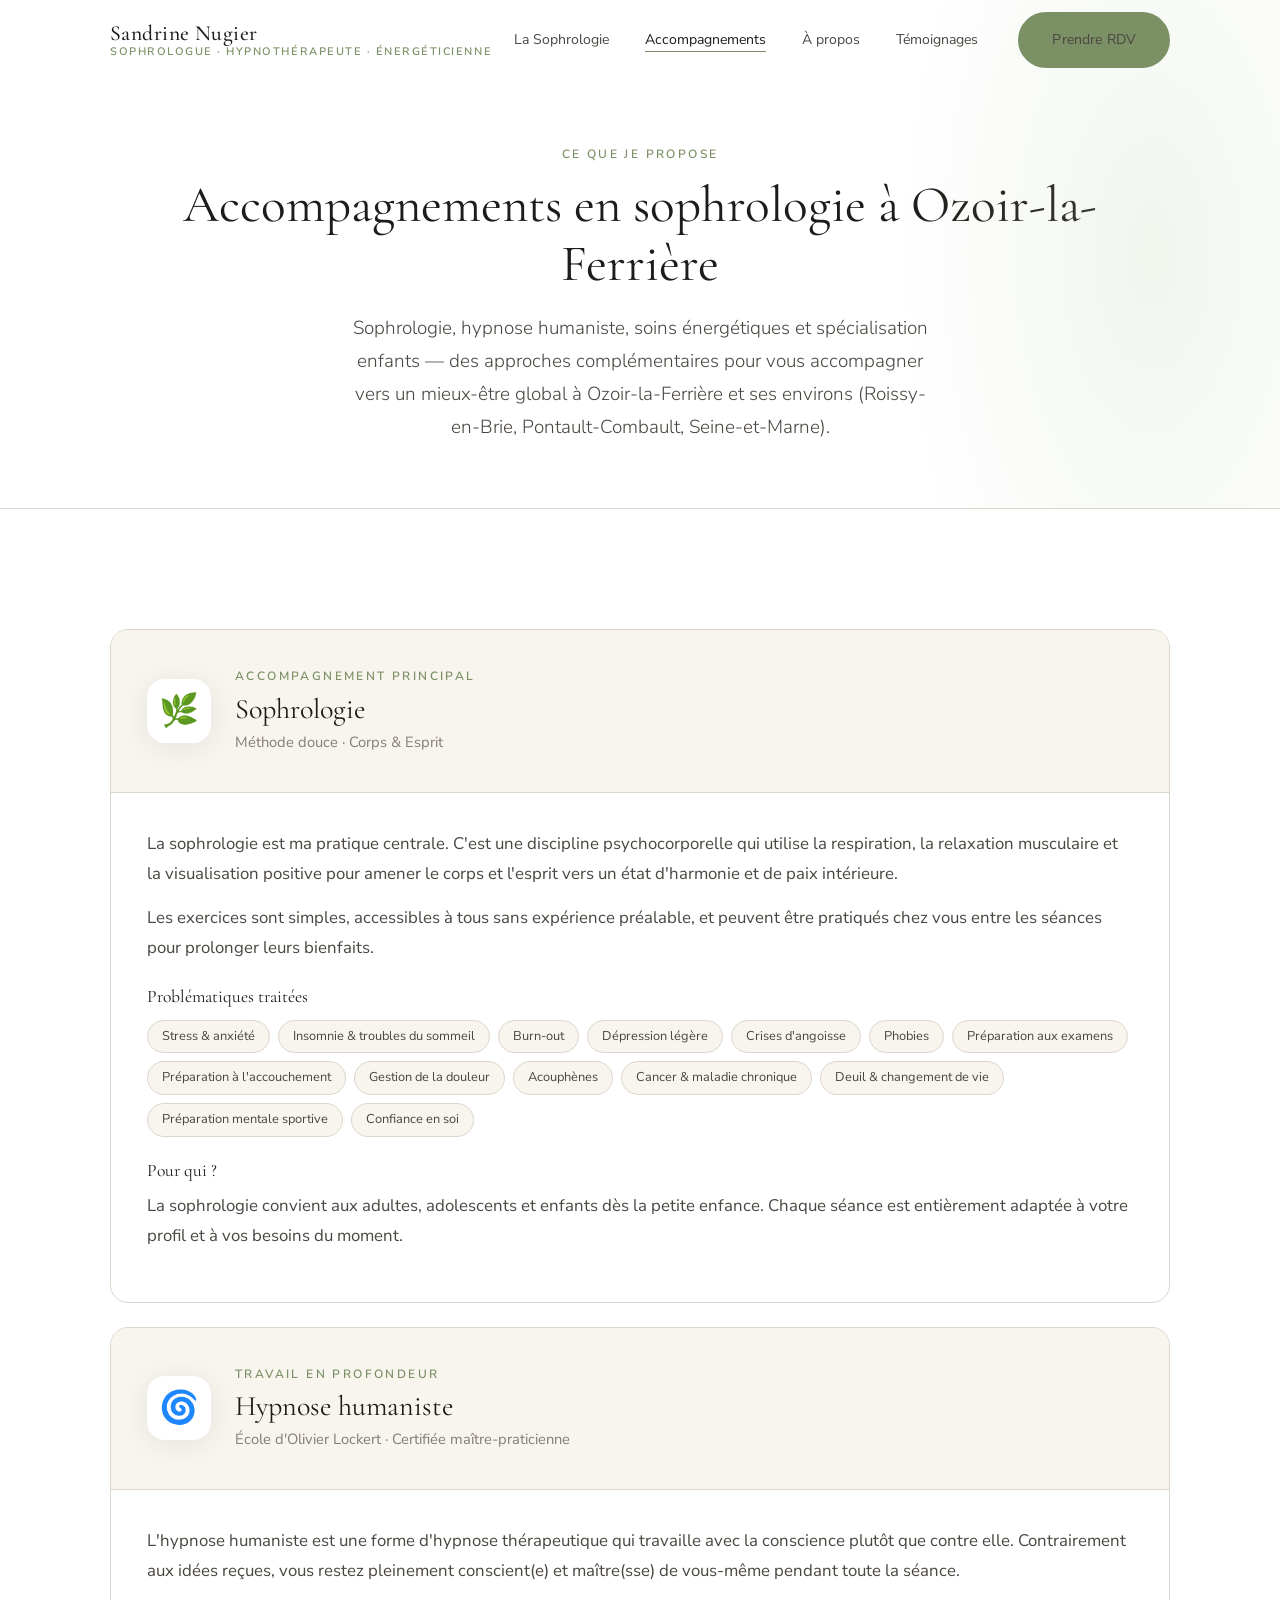
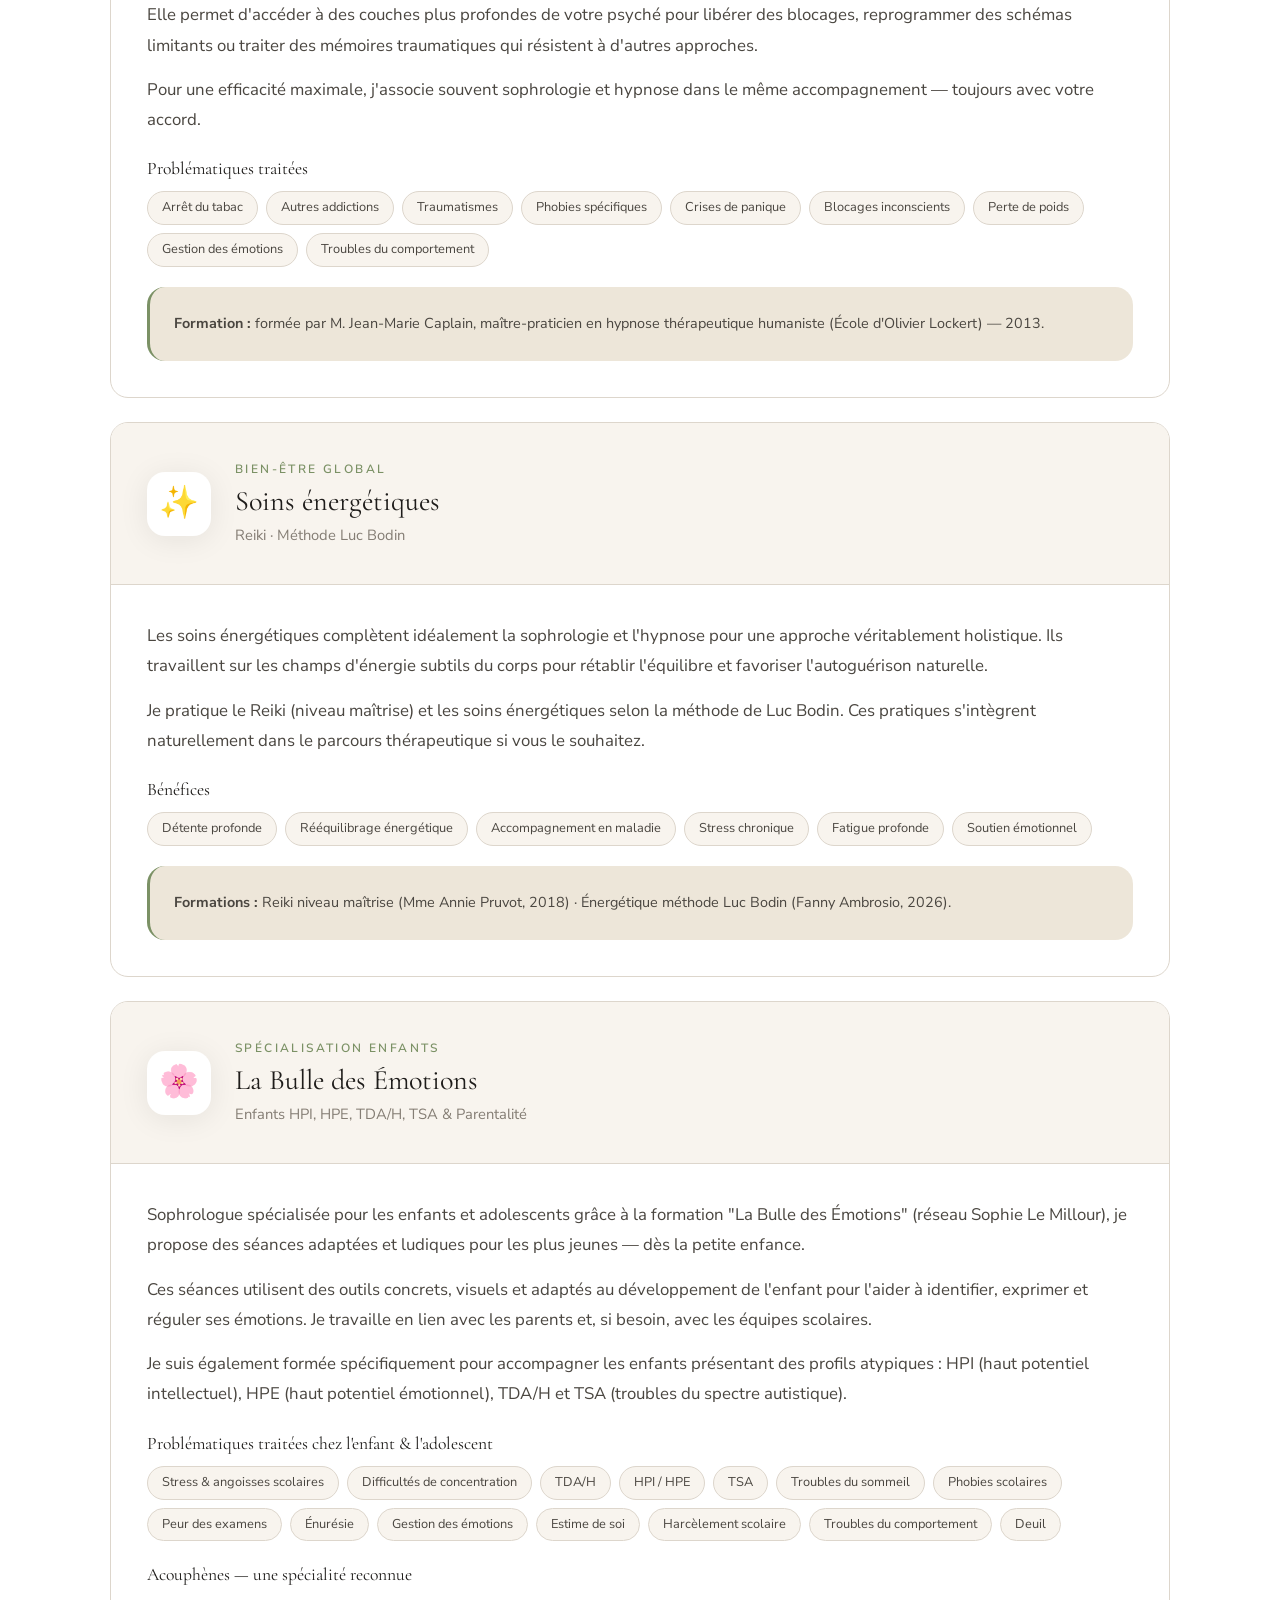
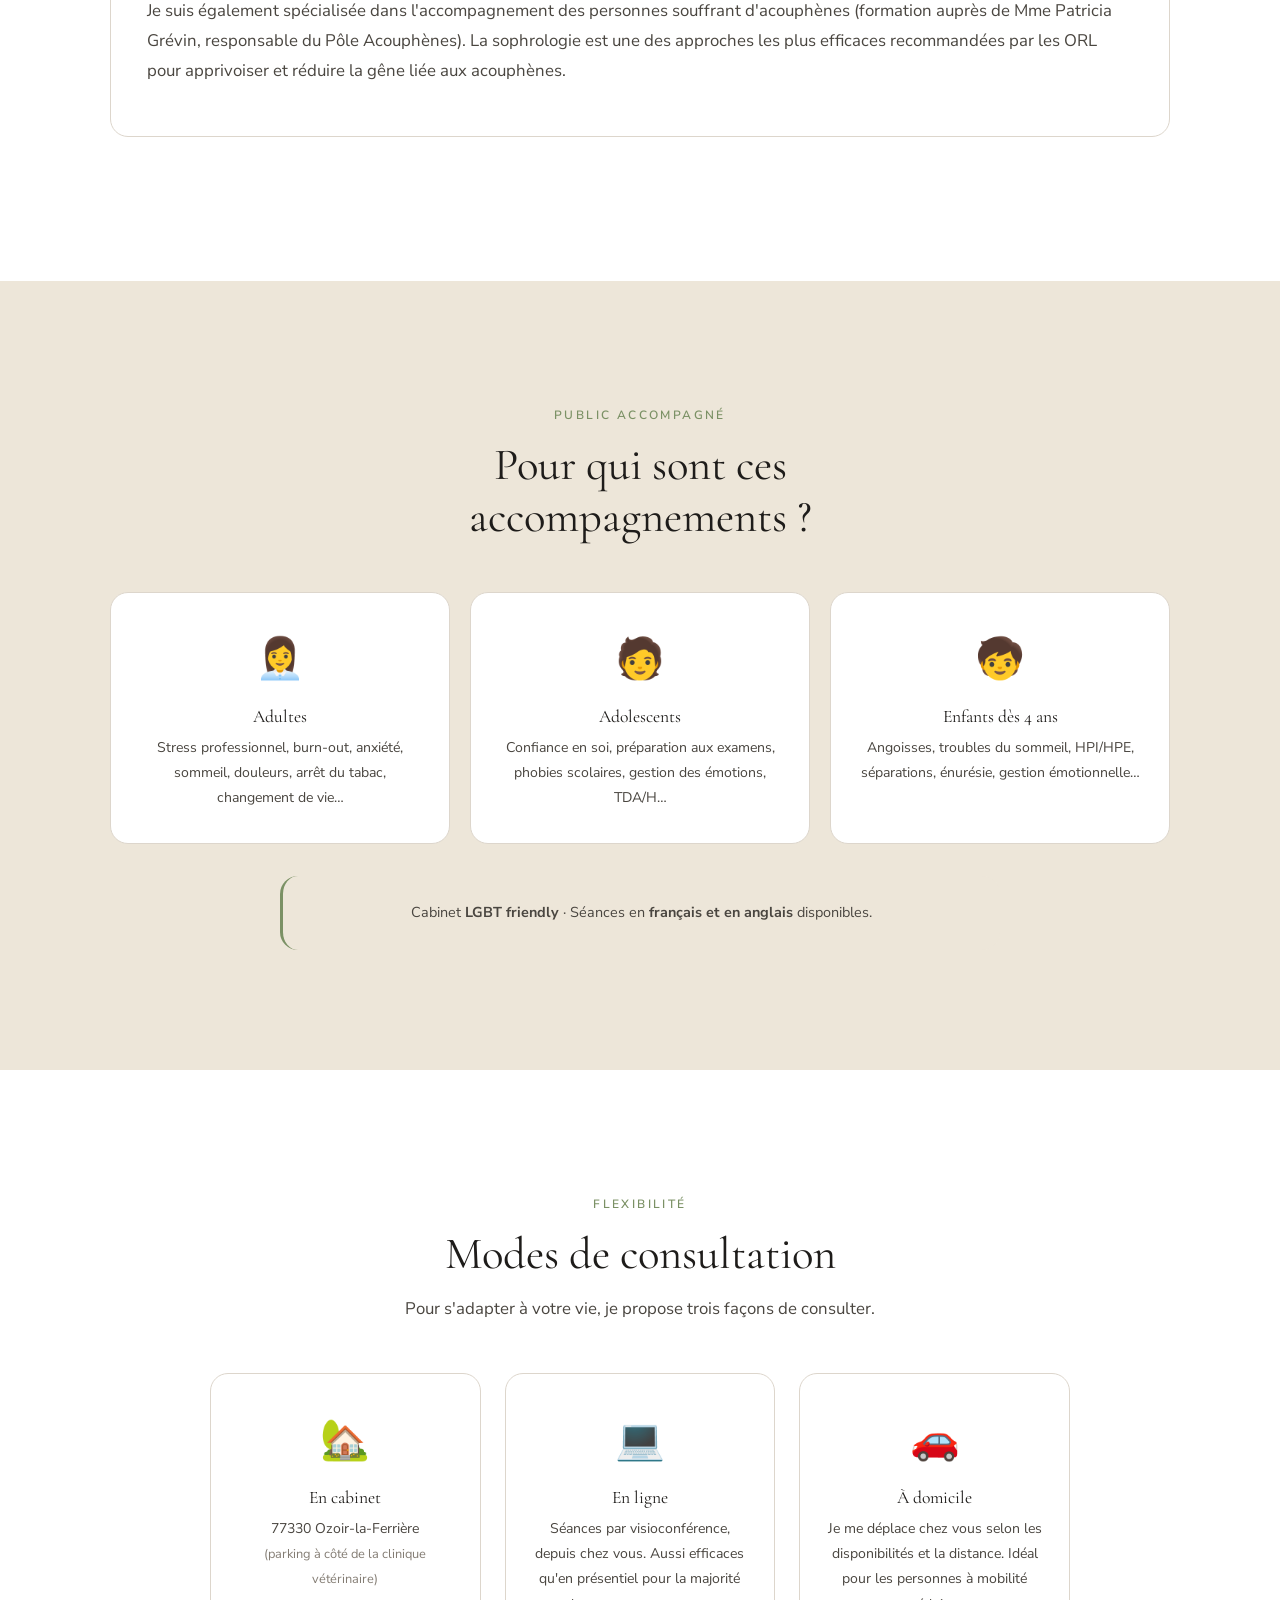
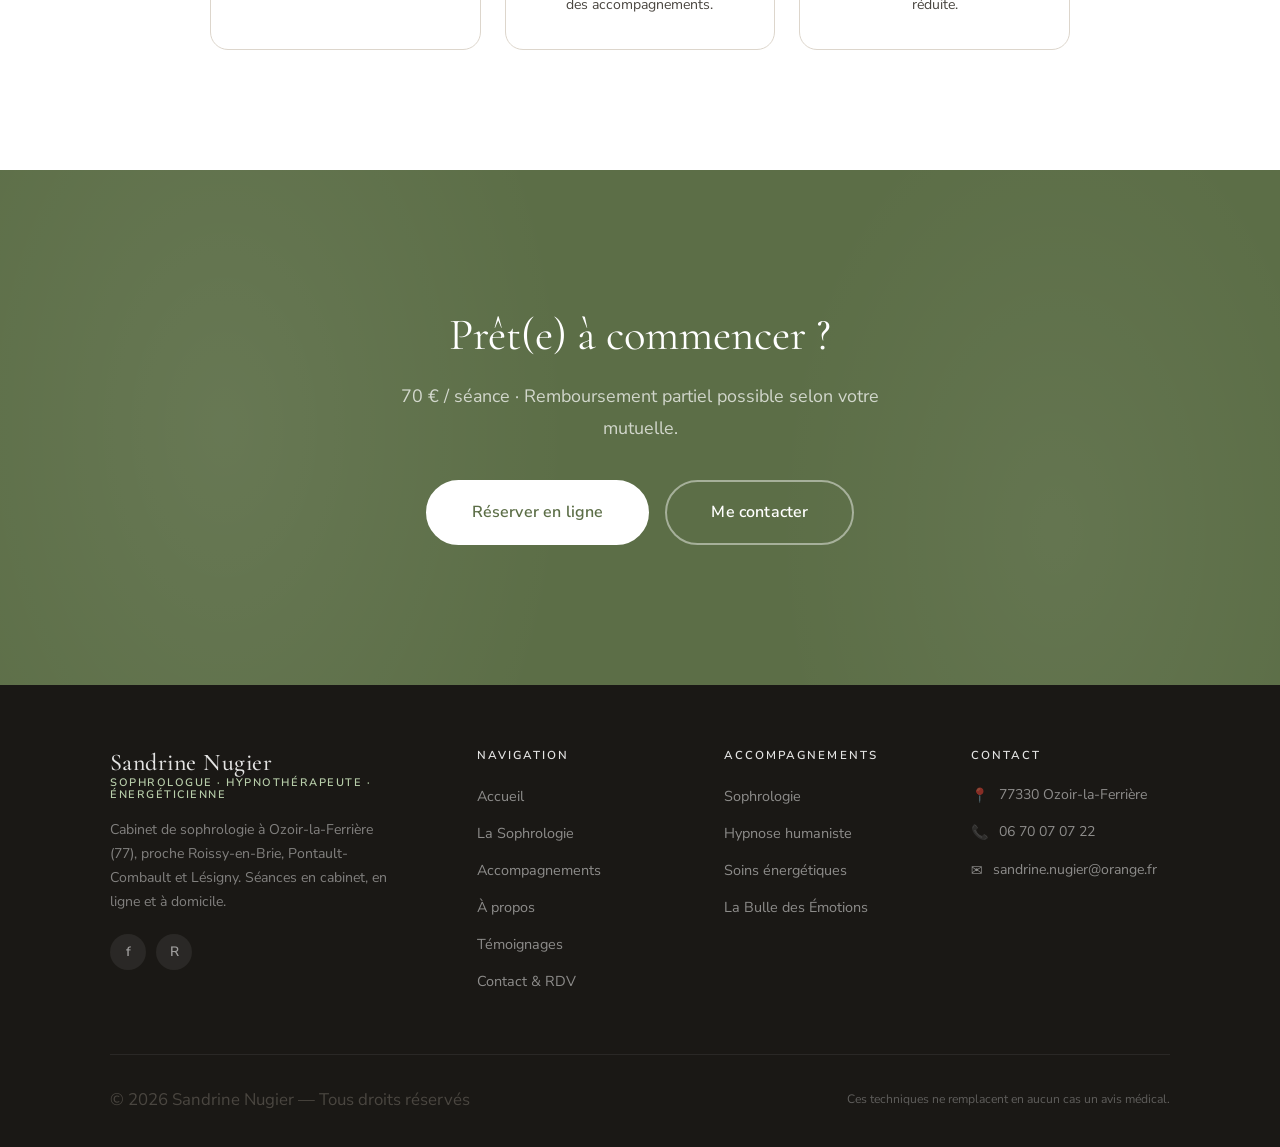
<file: accompagnements.html>
<!DOCTYPE html>
<html lang="fr">
<head>
  <!-- Google tag (gtag.js) -->
  <script async src="https://www.googletagmanager.com/gtag/js?id=G-BDQ49QRZJS"></script>
  <script>
    window.dataLayer = window.dataLayer || [];
    function gtag(){dataLayer.push(arguments);}
    gtag('js', new Date());

    gtag('config', 'G-BDQ49QRZJS');
  </script>
  <meta charset="UTF-8">
  <meta name="viewport" content="width=device-width, initial-scale=1.0">
  <title>Sophrologie, Hypnose, Soins énergétiques — Ozoir-la-Ferrière (77)</title>
  <meta name="description" content="Sandrine Nugier, sophrologue à Ozoir-la-Ferrière. Sophrologie, hypnose humaniste, soins énergétiques, spécialisation enfants HPI/TDAH. Stress, acouphènes, burn-out. Cabinet, en ligne, domicile.">
  <link rel="canonical" href="https://sandrinenugier.com/accompagnements.html">
  <meta property="og:type" content="website">
  <meta property="og:title" content="Accompagnements — Sophrologue Ozoir-la-Ferrière">
  <meta property="og:description" content="Sophrologie, hypnose, soins énergétiques et spécialisation enfants. Sandrine Nugier à Ozoir-la-Ferrière (77).">
  <meta property="og:url" content="https://sandrinenugier.com/accompagnements.html">
  <meta property="og:image" content="https://www.resalib.fr/app/images/partners/100744.png">
  <meta property="og:locale" content="fr_FR">
  <meta name="geo.region" content="FR-77">
  <meta name="geo.placename" content="Ozoir-la-Ferrière">
  <link rel="preconnect" href="https://fonts.googleapis.com">
  <link rel="preconnect" href="https://fonts.gstatic.com" crossorigin>
  <link href="https://fonts.googleapis.com/css2?family=Cormorant+Garamond:ital,wght@0,300;0,400;0,500;0,600;1,300;1,400;1,500&family=Nunito+Sans:opsz,wght@6..12,300;6..12,400;6..12,600&display=swap" rel="stylesheet">
  <link rel="stylesheet" href="css/style.css">
  <script type="application/ld+json">
  {
    "@context": "https://schema.org",
    "@type": "BreadcrumbList",
    "itemListElement": [
      {"@type": "ListItem", "position": 1, "name": "Accueil", "item": "https://sandrinenugier.com/"},
      {"@type": "ListItem", "position": 2, "name": "Accompagnements", "item": "https://sandrinenugier.com/accompagnements.html"}
    ]
  }
  </script>
</head>
<body>

  <!-- ======== NAVIGATION ======== -->
  <nav class="nav scrolled" id="nav">
    <div class="nav-inner">
      <a href="index.html" class="nav-logo">
        <span class="nav-logo-name">Sandrine Nugier</span>
        <span class="nav-logo-title">Sophrologue · Hypnothérapeute · Énergéticienne</span>
      </a>
      <ul class="nav-links">
        <li><a href="sophrologie.html">La Sophrologie</a></li>
        <li><a href="accompagnements.html">Accompagnements</a></li>
        <li><a href="a-propos.html">À propos</a></li>
        <li><a href="temoignages.html">Témoignages</a></li>
        <li class="nav-cta"><a href="contact.html" class="btn btn-primary">Prendre RDV</a></li>
      </ul>
      <button class="nav-burger" aria-label="Ouvrir le menu">
        <span></span><span></span><span></span>
      </button>
    </div>
  </nav>

  <main>
  <!-- ======== PAGE HEADER ======== -->
  <header class="page-header">
    <div class="container">
      <span class="eyebrow">Ce que je propose</span>
      <h1>Accompagnements en sophrologie à Ozoir-la-Ferrière</h1>
      <p class="lead">
        Sophrologie, hypnose humaniste, soins énergétiques et spécialisation enfants —
        des approches complémentaires pour vous accompagner vers un mieux-être global
        à Ozoir-la-Ferrière et ses environs (Roissy-en-Brie, Pontault-Combault, Seine-et-Marne).
      </p>
    </div>
  </header>

  <!-- ======== SPECIALITES ======== -->
  <section class="section section-white">
    <div class="container">

      <!-- SOPHROLOGIE -->
      <div class="accomp-card fade-in" id="sophrologie">
        <div class="accomp-card-header">
          <div class="accomp-icon">🌿</div>
          <div class="accomp-meta">
            <span class="eyebrow">Accompagnement principal</span>
            <h3>Sophrologie</h3>
            <p>Méthode douce · Corps &amp; Esprit</p>
          </div>
        </div>
        <div class="accomp-body">
          <p>
            La sophrologie est ma pratique centrale. C'est une discipline psychocorporelle
            qui utilise la respiration, la relaxation musculaire et la visualisation positive
            pour amener le corps et l'esprit vers un état d'harmonie et de paix intérieure.
          </p>
          <p>
            Les exercices sont simples, accessibles à tous sans expérience préalable,
            et peuvent être pratiqués chez vous entre les séances pour prolonger leurs bienfaits.
          </p>
          <h4>Problématiques traitées</h4>
          <div class="conditions-list">
            <span class="condition-tag">Stress &amp; anxiété</span>
            <span class="condition-tag">Insomnie &amp; troubles du sommeil</span>
            <span class="condition-tag">Burn-out</span>
            <span class="condition-tag">Dépression légère</span>
            <span class="condition-tag">Crises d'angoisse</span>
            <span class="condition-tag">Phobies</span>
            <span class="condition-tag">Préparation aux examens</span>
            <span class="condition-tag">Préparation à l'accouchement</span>
            <span class="condition-tag">Gestion de la douleur</span>
            <span class="condition-tag">Acouphènes</span>
            <span class="condition-tag">Cancer &amp; maladie chronique</span>
            <span class="condition-tag">Deuil &amp; changement de vie</span>
            <span class="condition-tag">Préparation mentale sportive</span>
            <span class="condition-tag">Confiance en soi</span>
          </div>
          <h4>Pour qui ?</h4>
          <p>La sophrologie convient aux adultes, adolescents et enfants dès la petite enfance. Chaque séance est entièrement adaptée à votre profil et à vos besoins du moment.</p>
        </div>
      </div>

      <!-- HYPNOSE -->
      <div class="accomp-card fade-in" id="hypnose">
        <div class="accomp-card-header">
          <div class="accomp-icon">🌀</div>
          <div class="accomp-meta">
            <span class="eyebrow">Travail en profondeur</span>
            <h3>Hypnose humaniste</h3>
            <p>École d'Olivier Lockert · Certifiée maître-praticienne</p>
          </div>
        </div>
        <div class="accomp-body">
          <p>
            L'hypnose humaniste est une forme d'hypnose thérapeutique qui travaille
            avec la conscience plutôt que contre elle. Contrairement aux idées reçues,
            vous restez pleinement conscient(e) et maître(sse) de vous-même pendant
            toute la séance.
          </p>
          <p>
            Elle permet d'accéder à des couches plus profondes de votre psyché pour
            libérer des blocages, reprogrammer des schémas limitants ou traiter des
            mémoires traumatiques qui résistent à d'autres approches.
          </p>
          <p>
            Pour une efficacité maximale, j'associe souvent sophrologie et hypnose
            dans le même accompagnement — toujours avec votre accord.
          </p>
          <h4>Problématiques traitées</h4>
          <div class="conditions-list">
            <span class="condition-tag">Arrêt du tabac</span>
            <span class="condition-tag">Autres addictions</span>
            <span class="condition-tag">Traumatismes</span>
            <span class="condition-tag">Phobies spécifiques</span>
            <span class="condition-tag">Crises de panique</span>
            <span class="condition-tag">Blocages inconscients</span>
            <span class="condition-tag">Perte de poids</span>
            <span class="condition-tag">Gestion des émotions</span>
            <span class="condition-tag">Troubles du comportement</span>
          </div>
          <div class="info-box" style="margin-top:20px">
            <p>
              <strong>Formation :</strong> formée par M. Jean-Marie Caplain, maître-praticien
              en hypnose thérapeutique humaniste (École d'Olivier Lockert) — 2013.
            </p>
          </div>
        </div>
      </div>

      <!-- ÉNERGÉTIQUE -->
      <div class="accomp-card fade-in" id="energetique">
        <div class="accomp-card-header">
          <div class="accomp-icon">✨</div>
          <div class="accomp-meta">
            <span class="eyebrow">Bien-être global</span>
            <h3>Soins énergétiques</h3>
            <p>Reiki · Méthode Luc Bodin</p>
          </div>
        </div>
        <div class="accomp-body">
          <p>
            Les soins énergétiques complètent idéalement la sophrologie et l'hypnose
            pour une approche véritablement holistique. Ils travaillent sur les champs
            d'énergie subtils du corps pour rétablir l'équilibre et favoriser
            l'autoguérison naturelle.
          </p>
          <p>
            Je pratique le Reiki (niveau maîtrise) et les soins énergétiques selon
            la méthode de Luc Bodin. Ces pratiques s'intègrent naturellement dans
            le parcours thérapeutique si vous le souhaitez.
          </p>
          <h4>Bénéfices</h4>
          <div class="conditions-list">
            <span class="condition-tag">Détente profonde</span>
            <span class="condition-tag">Rééquilibrage énergétique</span>
            <span class="condition-tag">Accompagnement en maladie</span>
            <span class="condition-tag">Stress chronique</span>
            <span class="condition-tag">Fatigue profonde</span>
            <span class="condition-tag">Soutien émotionnel</span>
          </div>
          <div class="info-box" style="margin-top:20px">
            <p>
              <strong>Formations :</strong> Reiki niveau maîtrise (Mme Annie Pruvot, 2018) ·
              Énergétique méthode Luc Bodin (Fanny Ambrosio, 2026).
            </p>
          </div>
        </div>
      </div>

      <!-- LA BULLE DES ÉMOTIONS -->
      <div class="accomp-card fade-in" id="enfants">
        <div class="accomp-card-header">
          <div class="accomp-icon">🌸</div>
          <div class="accomp-meta">
            <span class="eyebrow">Spécialisation enfants</span>
            <h3>La Bulle des Émotions</h3>
            <p>Enfants HPI, HPE, TDA/H, TSA &amp; Parentalité</p>
          </div>
        </div>
        <div class="accomp-body">
          <p>
            Sophrologue spécialisée pour les enfants et adolescents grâce à la
            formation "La Bulle des Émotions" (réseau Sophie Le Millour), je propose
            des séances adaptées et ludiques pour les plus jeunes — dès la petite enfance.
          </p>
          <p>
            Ces séances utilisent des outils concrets, visuels et adaptés au développement
            de l'enfant pour l'aider à identifier, exprimer et réguler ses émotions. Je
            travaille en lien avec les parents et, si besoin, avec les équipes scolaires.
          </p>
          <p>
            Je suis également formée spécifiquement pour accompagner les enfants
            présentant des profils atypiques : HPI (haut potentiel intellectuel),
            HPE (haut potentiel émotionnel), TDA/H et TSA (troubles du spectre autistique).
          </p>
          <h4>Problématiques traitées chez l'enfant &amp; l'adolescent</h4>
          <div class="conditions-list">
            <span class="condition-tag">Stress &amp; angoisses scolaires</span>
            <span class="condition-tag">Difficultés de concentration</span>
            <span class="condition-tag">TDA/H</span>
            <span class="condition-tag">HPI / HPE</span>
            <span class="condition-tag">TSA</span>
            <span class="condition-tag">Troubles du sommeil</span>
            <span class="condition-tag">Phobies scolaires</span>
            <span class="condition-tag">Peur des examens</span>
            <span class="condition-tag">Énurésie</span>
            <span class="condition-tag">Gestion des émotions</span>
            <span class="condition-tag">Estime de soi</span>
            <span class="condition-tag">Harcèlement scolaire</span>
            <span class="condition-tag">Troubles du comportement</span>
            <span class="condition-tag">Deuil</span>
          </div>
          <h4>Acouphènes — une spécialité reconnue</h4>
          <p>
            Je suis également spécialisée dans l'accompagnement des personnes souffrant
            d'acouphènes (formation auprès de Mme Patricia Grévin, responsable du Pôle
            Acouphènes). La sophrologie est une des approches les plus efficaces
            recommandées par les ORL pour apprivoiser et réduire la gêne liée aux acouphènes.
          </p>
        </div>
      </div>

    </div>
  </section>

  <!-- ======== POUR QUI ? ======== -->
  <section class="section section-beige">
    <div class="container">
      <div style="text-align:center; max-width:560px; margin:0 auto 48px">
        <span class="eyebrow fade-in">Public accompagné</span>
        <h2 class="fade-in delay-1" style="margin-top:12px">Pour qui sont ces accompagnements ?</h2>
      </div>
      <div class="audience-grid">
        <div class="audience-card fade-in">
          <span class="audience-emoji">👩‍💼</span>
          <h4>Adultes</h4>
          <p>Stress professionnel, burn-out, anxiété, sommeil, douleurs, arrêt du tabac, changement de vie…</p>
        </div>
        <div class="audience-card fade-in delay-1">
          <span class="audience-emoji">🧑</span>
          <h4>Adolescents</h4>
          <p>Confiance en soi, préparation aux examens, phobies scolaires, gestion des émotions, TDA/H…</p>
        </div>
        <div class="audience-card fade-in delay-2">
          <span class="audience-emoji">🧒</span>
          <h4>Enfants dès 4 ans</h4>
          <p>Angoisses, troubles du sommeil, HPI/HPE, séparations, énurésie, gestion émotionnelle…</p>
        </div>
      </div>
      <div class="info-box" style="max-width:720px; margin:32px auto 0; text-align:center">
        <p>
          Cabinet <strong>LGBT friendly</strong> · Séances en <strong>français et en anglais</strong> disponibles.
        </p>
      </div>
    </div>
  </section>

  <!-- ======== MODALITÉS ======== -->
  <section class="section section-white">
    <div class="container">
      <div style="text-align:center; max-width:560px; margin:0 auto 48px">
        <span class="eyebrow fade-in">Flexibilité</span>
        <h2 class="fade-in delay-1" style="margin-top:12px">Modes de consultation</h2>
        <p class="fade-in delay-2" style="margin-top:14px">
          Pour s'adapter à votre vie, je propose trois façons de consulter.
        </p>
      </div>
      <div style="display:grid; grid-template-columns:repeat(3,1fr); gap:24px; max-width:860px; margin:0 auto">
        <div class="audience-card fade-in">
          <span class="audience-emoji">🏡</span>
          <h4>En cabinet</h4>
          <p>
            77330 Ozoir-la-Ferrière<br>
            <span style="font-size:0.8rem; color:var(--text-light)">(parking à côté de la clinique vétérinaire)</span>
          </p>
        </div>
        <div class="audience-card fade-in delay-1">
          <span class="audience-emoji">💻</span>
          <h4>En ligne</h4>
          <p>Séances par visioconférence, depuis chez vous. Aussi efficaces qu'en présentiel pour la majorité des accompagnements.</p>
        </div>
        <div class="audience-card fade-in delay-2">
          <span class="audience-emoji">🚗</span>
          <h4>À domicile</h4>
          <p>Je me déplace chez vous selon les disponibilités et la distance. Idéal pour les personnes à mobilité réduite.</p>
        </div>
      </div>
    </div>
  </section>

  <!-- ======== CTA ======== -->
  <section class="cta-section">
    <div class="container" style="position:relative;z-index:1">
      <h2>Prêt(e) à commencer&nbsp;?</h2>
      <p>70 € / séance · Remboursement partiel possible selon votre mutuelle.</p>
      <div class="cta-actions">
        <a href="https://www.resalib.fr/agenda/100744?src=profile" target="_blank" rel="noopener" class="btn btn-white btn-lg">Réserver en ligne</a>
        <a href="contact.html" class="btn btn-outline-white btn-lg">Me contacter</a>
      </div>
    </div>
  </section>

  </main>
  <!-- ======== FOOTER ======== -->
  <footer class="footer">
    <div class="container">
      <div class="footer-grid">
        <div class="footer-brand">
          <a href="index.html" class="nav-logo">
            <span class="nav-logo-name">Sandrine Nugier</span>
            <span class="nav-logo-title">Sophrologue · Hypnothérapeute · Énergéticienne</span>
          </a>
          <p class="footer-desc">Cabinet de sophrologie à Ozoir-la-Ferrière (77), proche Roissy-en-Brie, Pontault-Combault et Lésigny. Séances en cabinet, en ligne et à domicile.</p>
          <div class="footer-social" style="margin-top:20px">
            <a href="https://www.facebook.com/sandrine.nugier.sophrologie/" target="_blank" rel="noopener" aria-label="Facebook">f</a>
            <a href="https://www.resalib.fr/praticien/100744-sandrine-nugier-sophrologue-ozoir-la-ferriere" target="_blank" rel="noopener" aria-label="Resalib">R</a>
          </div>
        </div>
        <div class="footer-col">
          <h4>Navigation</h4>
          <ul>
            <li><a href="index.html">Accueil</a></li>
            <li><a href="sophrologie.html">La Sophrologie</a></li>
            <li><a href="accompagnements.html">Accompagnements</a></li>
            <li><a href="a-propos.html">À propos</a></li>
            <li><a href="temoignages.html">Témoignages</a></li>
            <li><a href="contact.html">Contact &amp; RDV</a></li>
          </ul>
        </div>
        <div class="footer-col">
          <h4>Accompagnements</h4>
          <ul>
            <li><a href="#sophrologie">Sophrologie</a></li>
            <li><a href="#hypnose">Hypnose humaniste</a></li>
            <li><a href="#energetique">Soins énergétiques</a></li>
            <li><a href="#enfants">La Bulle des Émotions</a></li>
          </ul>
        </div>
        <div class="footer-col">
          <h4>Contact</h4>
          <div class="footer-contact-item">
            <span class="footer-contact-icon">📍</span>
            <span>77330 Ozoir-la-Ferrière</span>
          </div>
          <div class="footer-contact-item">
            <span class="footer-contact-icon">📞</span>
            <a href="tel:+33670070722">06 70 07 07 22</a>
          </div>
          <div class="footer-contact-item">
            <span class="footer-contact-icon">✉️</span>
            <a href="mailto:sandrine.nugier@orange.fr">sandrine.nugier@orange.fr</a>
          </div>
        </div>
      </div>
      <div class="footer-bottom">
        <p>© 2026 Sandrine Nugier — Tous droits réservés</p>
        <p style="color:rgba(255,255,255,0.3); font-size:0.76rem">Ces techniques ne remplacent en aucun cas un avis médical.</p>
      </div>
    </div>
  </footer>

  <script src="js/main.js"></script>
</body>
</html>
</file>
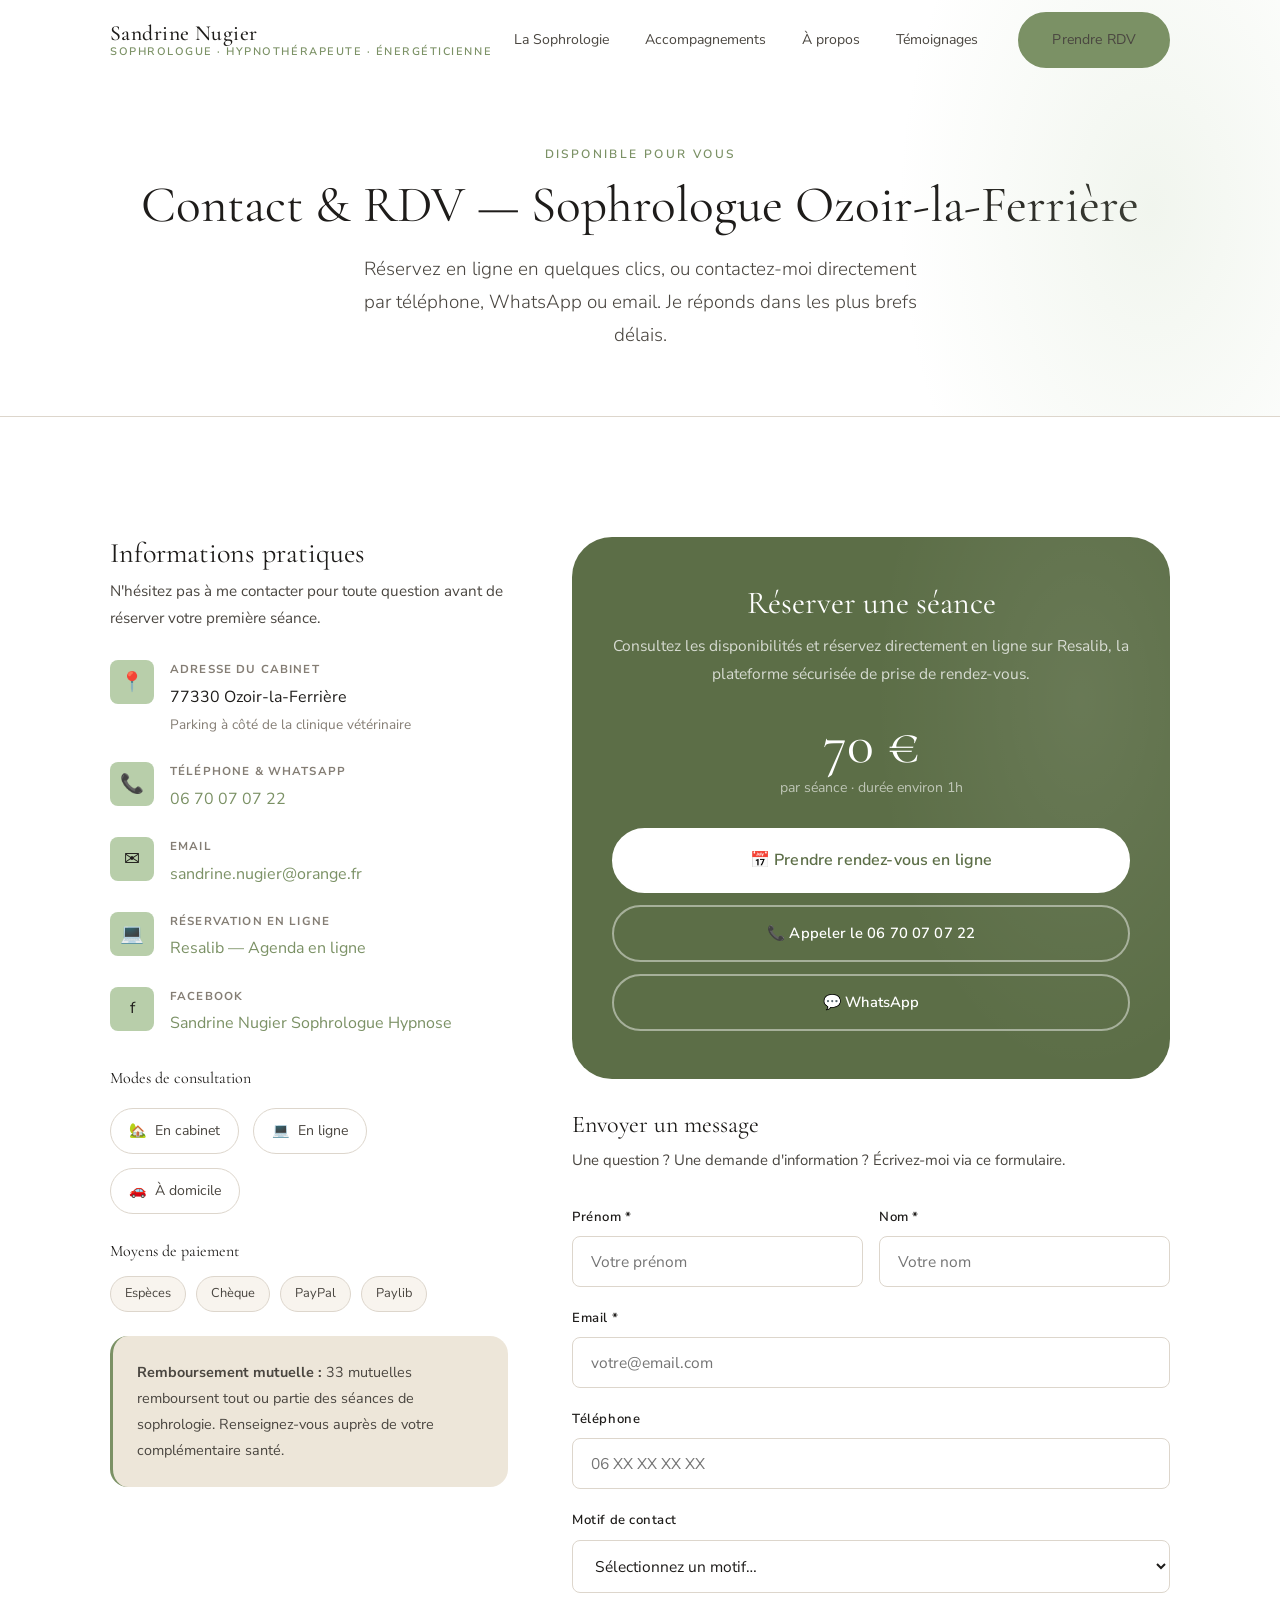
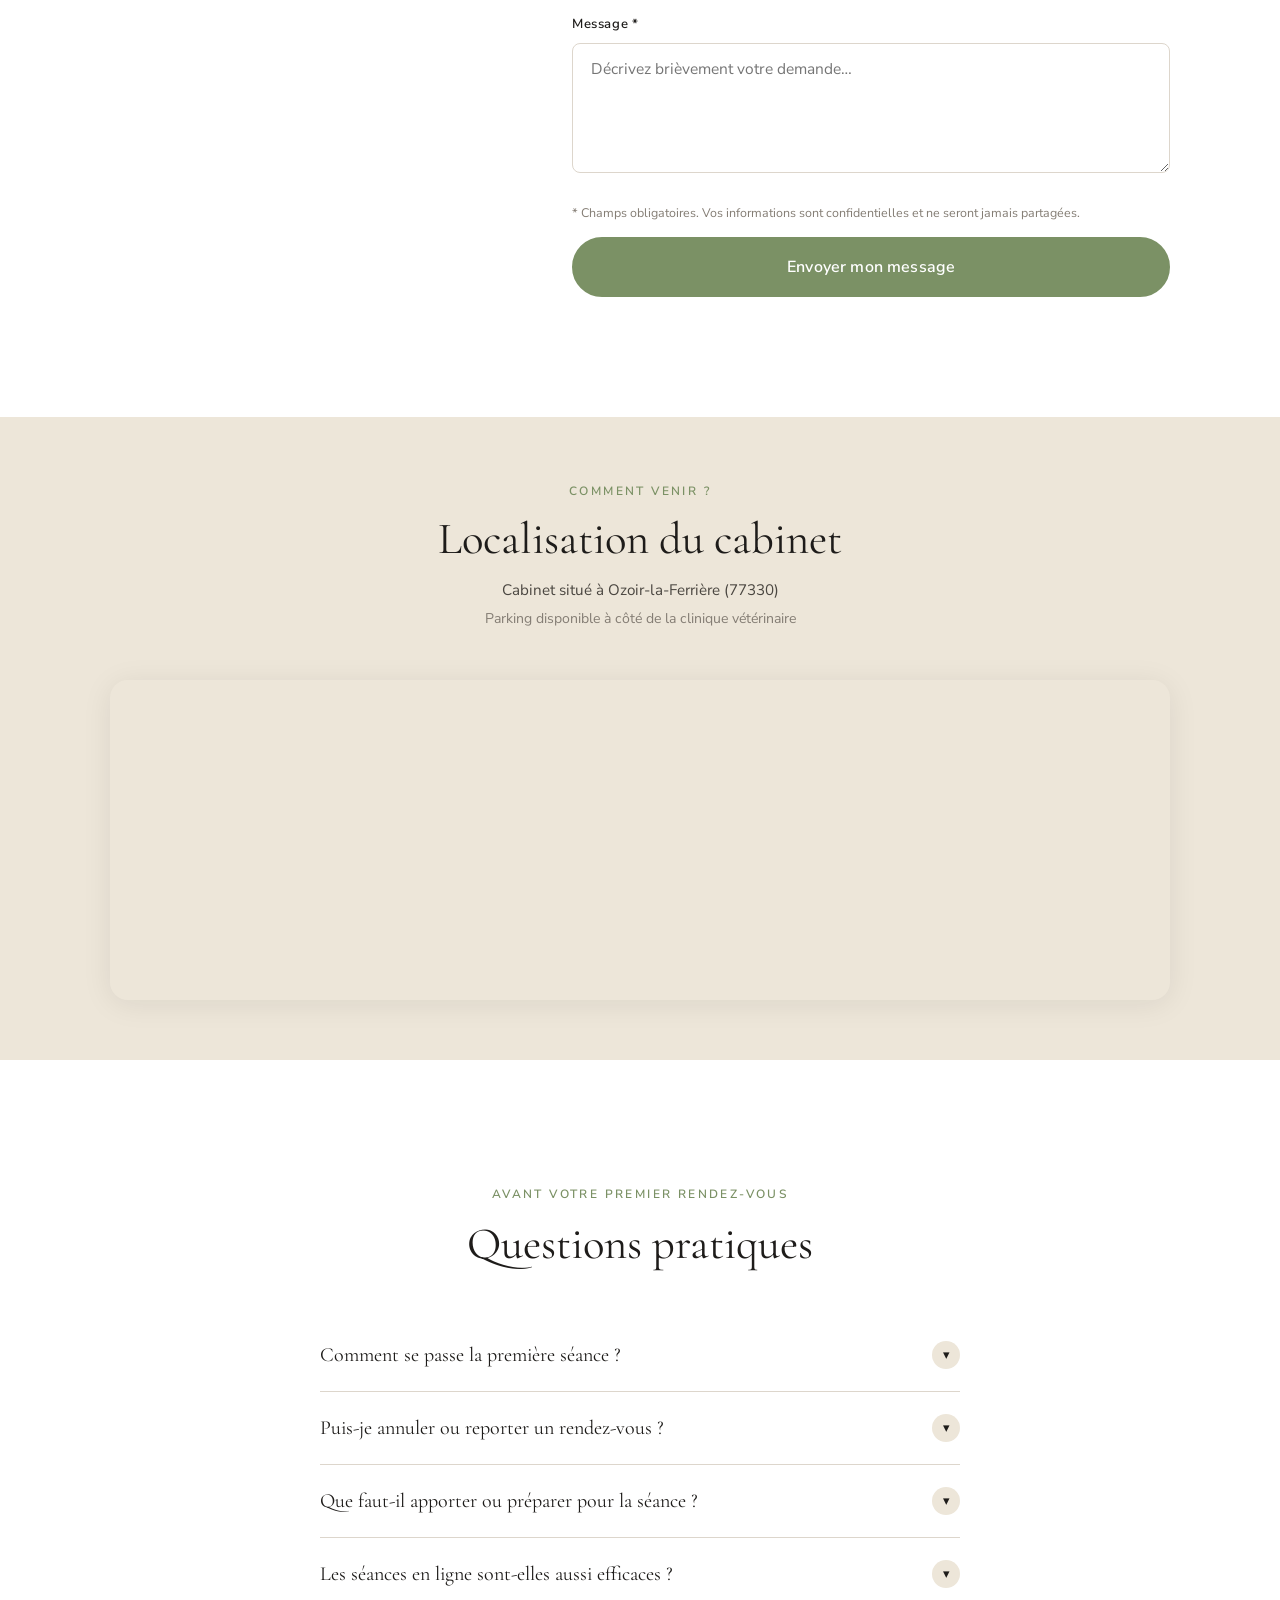
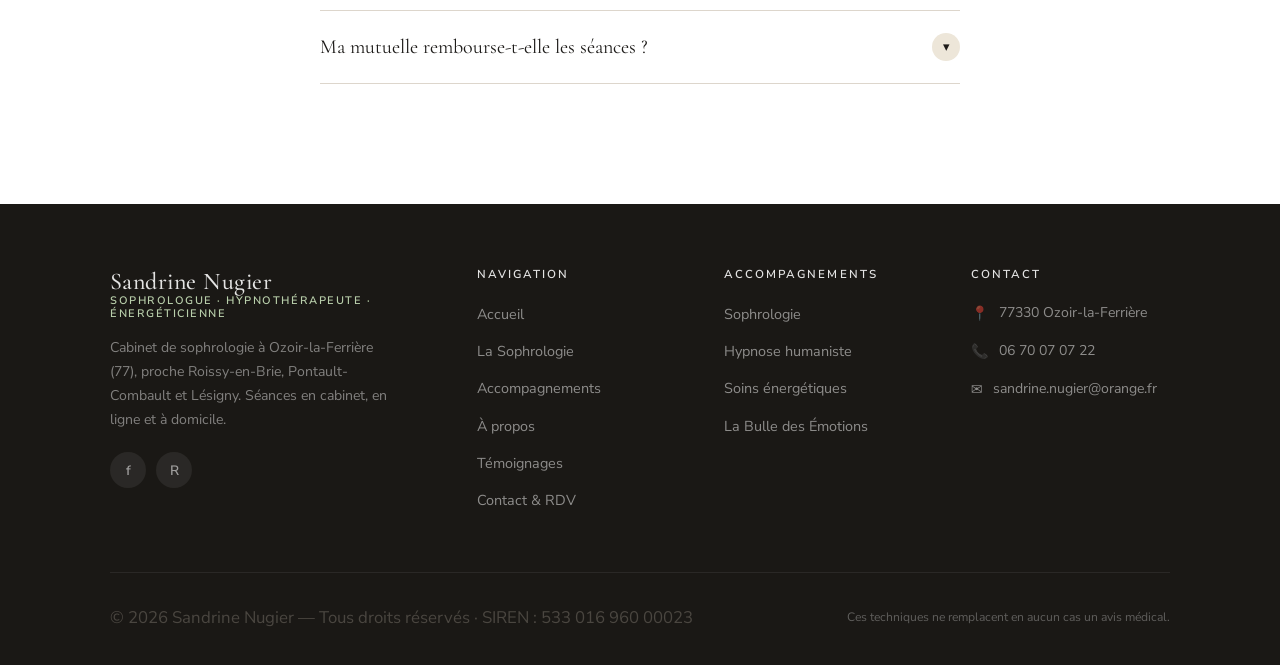
<file: contact.html>
<!DOCTYPE html>
<html lang="fr">
<head>
  <!-- Google tag (gtag.js) -->
  <script async src="https://www.googletagmanager.com/gtag/js?id=G-BDQ49QRZJS"></script>
  <script>
    window.dataLayer = window.dataLayer || [];
    function gtag(){dataLayer.push(arguments);}
    gtag('js', new Date());

    gtag('config', 'G-BDQ49QRZJS');
  </script>
  <meta charset="UTF-8">
  <meta name="viewport" content="width=device-width, initial-scale=1.0">
  <title>Contact Sophrologue Ozoir-la-Ferrière — Sandrine Nugier | RDV en ligne</title>
  <meta name="description" content="Contactez Sandrine Nugier, sophrologue à Ozoir-la-Ferrière (77). RDV en ligne sur Resalib, par téléphone ou WhatsApp. 70€/séance. Cabinet, en ligne ou à domicile.">
  <link rel="canonical" href="https://sandrinenugier.com/contact.html">
  <meta property="og:type" content="website">
  <meta property="og:title" content="Contact Sophrologue Ozoir-la-Ferrière — Sandrine Nugier">
  <meta property="og:description" content="Prenez RDV avec Sandrine Nugier, sophrologue à Ozoir-la-Ferrière. Cabinet, en ligne ou à domicile. 70€/séance.">
  <meta property="og:url" content="https://sandrinenugier.com/contact.html">
  <meta property="og:image" content="https://www.resalib.fr/app/images/partners/100744.png">
  <meta property="og:locale" content="fr_FR">
  <meta name="geo.region" content="FR-77">
  <meta name="geo.placename" content="Ozoir-la-Ferrière">
  <link rel="preconnect" href="https://fonts.googleapis.com">
  <link rel="preconnect" href="https://fonts.gstatic.com" crossorigin>
  <link href="https://fonts.googleapis.com/css2?family=Cormorant+Garamond:ital,wght@0,300;0,400;0,500;0,600;1,300;1,400;1,500&family=Nunito+Sans:opsz,wght@6..12,300;6..12,400;6..12,600&display=swap" rel="stylesheet">
  <link rel="stylesheet" href="css/style.css">
  <script type="application/ld+json">
  {
    "@context": "https://schema.org",
    "@type": "BreadcrumbList",
    "itemListElement": [
      {"@type": "ListItem", "position": 1, "name": "Accueil", "item": "https://sandrinenugier.com/"},
      {"@type": "ListItem", "position": 2, "name": "Contact", "item": "https://sandrinenugier.com/contact.html"}
    ]
  }
  </script>
  <script type="application/ld+json">
  {
    "@context": "https://schema.org",
    "@type": "FAQPage",
    "mainEntity": [
      {
        "@type": "Question",
        "name": "Comment se passe la première séance de sophrologie ?",
        "acceptedAnswer": {
          "@type": "Answer",
          "text": "La première séance est un moment d'échange pour définir vos attentes et objectifs. Sandrine Nugier vous explique le déroulement et réalise un premier exercice de relaxation. Comptez environ 1h à 1h15."
        }
      },
      {
        "@type": "Question",
        "name": "Puis-je annuler ou reporter un rendez-vous ?",
        "acceptedAnswer": {
          "@type": "Answer",
          "text": "Oui, il suffit de prévenir le plus tôt possible, idéalement 24h à l'avance, par téléphone, WhatsApp ou via Resalib."
        }
      },
      {
        "@type": "Question",
        "name": "Les séances de sophrologie en ligne sont-elles aussi efficaces ?",
        "acceptedAnswer": {
          "@type": "Answer",
          "text": "Oui, les séances en ligne par visioconférence donnent des résultats très comparables aux séances en présentiel pour la grande majorité des problématiques."
        }
      },
      {
        "@type": "Question",
        "name": "Ma mutuelle rembourse-t-elle les séances de sophrologie ?",
        "acceptedAnswer": {
          "@type": "Answer",
          "text": "33 mutuelles remboursent tout ou partie des séances de sophrologie. Sandrine Nugier fournit une facture à chaque séance. Renseignez-vous auprès de votre complémentaire santé."
        }
      }
    ]
  }
  </script>
  <style>
    /* ---- Contact form styles ---- */
    .contact-form { margin-top: 32px; }
    .form-group { margin-bottom: 20px; }
    .form-label {
      display: block;
      font-size: 0.82rem;
      font-weight: 600;
      color: var(--text-dark);
      margin-bottom: 8px;
      letter-spacing: 0.04em;
    }
    .form-input,
    .form-select,
    .form-textarea {
      width: 100%;
      padding: 14px 18px;
      border: 1.5px solid var(--border);
      border-radius: var(--r-sm);
      background: var(--white);
      font-family: var(--font-sans);
      font-size: 0.97rem;
      color: var(--text-dark);
      transition: border-color var(--dur) var(--ease), box-shadow var(--dur) var(--ease);
      outline: none;
    }
    .form-input:focus,
    .form-select:focus,
    .form-textarea:focus {
      border-color: var(--sage);
      box-shadow: 0 0 0 3px rgba(123, 145, 101, 0.15);
    }
    .form-textarea { resize: vertical; min-height: 130px; }
    .form-row { display: grid; grid-template-columns: 1fr 1fr; gap: 16px; }
    .form-note { font-size: 0.78rem; color: var(--text-light); margin-top: 8px; }
    @media (max-width: 480px) { .form-row { grid-template-columns: 1fr; } }
  </style>
</head>
<body>

  <!-- ======== NAVIGATION ======== -->
  <nav class="nav scrolled" id="nav">
    <div class="nav-inner">
      <a href="index.html" class="nav-logo">
        <span class="nav-logo-name">Sandrine Nugier</span>
        <span class="nav-logo-title">Sophrologue · Hypnothérapeute · Énergéticienne</span>
      </a>
      <ul class="nav-links">
        <li><a href="sophrologie.html">La Sophrologie</a></li>
        <li><a href="accompagnements.html">Accompagnements</a></li>
        <li><a href="a-propos.html">À propos</a></li>
        <li><a href="temoignages.html">Témoignages</a></li>
        <li class="nav-cta"><a href="contact.html" class="btn btn-primary">Prendre RDV</a></li>
      </ul>
      <button class="nav-burger" aria-label="Ouvrir le menu">
        <span></span><span></span><span></span>
      </button>
    </div>
  </nav>

  <main>
  <!-- ======== PAGE HEADER ======== -->
  <header class="page-header">
    <div class="container">
      <span class="eyebrow">Disponible pour vous</span>
      <h1>Contact &amp; RDV — Sophrologue Ozoir-la-Ferrière</h1>
      <p class="lead">
        Réservez en ligne en quelques clics, ou contactez-moi directement
        par téléphone, WhatsApp ou email. Je réponds dans les plus brefs délais.
      </p>
    </div>
  </header>

  <!-- ======== CONTACT MAIN ======== -->
  <section class="section section-white">
    <div class="container">
      <div class="contact-grid">

        <!-- LEFT : INFORMATIONS ======== -->
        <div class="fade-in">
          <h3 style="margin-bottom:8px">Informations pratiques</h3>
          <p style="margin-bottom:28px; font-size:0.95rem">
            N'hésitez pas à me contacter pour toute question avant de réserver votre première séance.
          </p>

          <div class="contact-detail">
            <div class="contact-detail-icon">📍</div>
            <div>
              <div class="contact-detail-label">Adresse du cabinet</div>
              <div class="contact-detail-value">
                77330 Ozoir-la-Ferrière<br>
                <span style="font-size:0.85rem; color:var(--text-light)">Parking à côté de la clinique vétérinaire</span>
              </div>
            </div>
          </div>

          <div class="contact-detail">
            <div class="contact-detail-icon">📞</div>
            <div>
              <div class="contact-detail-label">Téléphone &amp; WhatsApp</div>
              <div class="contact-detail-value">
                <a href="tel:+33670070722">06 70 07 07 22</a>
              </div>
            </div>
          </div>

          <div class="contact-detail">
            <div class="contact-detail-icon">✉️</div>
            <div>
              <div class="contact-detail-label">Email</div>
              <div class="contact-detail-value">
                <a href="mailto:sandrine.nugier@orange.fr">sandrine.nugier@orange.fr</a>
              </div>
            </div>
          </div>

          <div class="contact-detail">
            <div class="contact-detail-icon">💻</div>
            <div>
              <div class="contact-detail-label">Réservation en ligne</div>
              <div class="contact-detail-value">
                <a href="https://www.resalib.fr/agenda/100744?src=profile" target="_blank" rel="noopener">
                  Resalib — Agenda en ligne
                </a>
              </div>
            </div>
          </div>

          <div class="contact-detail">
            <div class="contact-detail-icon" style="font-size:1rem">f</div>
            <div>
              <div class="contact-detail-label">Facebook</div>
              <div class="contact-detail-value">
                <a href="https://www.facebook.com/sandrine.nugier.sophrologie/" target="_blank" rel="noopener">
                  Sandrine Nugier Sophrologue Hypnose
                </a>
              </div>
            </div>
          </div>

          <!-- MODALITIES -->
          <h4 style="font-size:1rem; margin-top:32px; margin-bottom:12px">Modes de consultation</h4>
          <div class="modalities">
            <div class="modality-badge"><span>🏡</span> En cabinet</div>
            <div class="modality-badge"><span>💻</span> En ligne</div>
            <div class="modality-badge"><span>🚗</span> À domicile</div>
          </div>

          <!-- PAYMENT -->
          <h4 style="font-size:1rem; margin-top:28px; margin-bottom:12px">Moyens de paiement</h4>
          <div class="payment-icons">
            <span class="payment-icon">Espèces</span>
            <span class="payment-icon">Chèque</span>
            <span class="payment-icon">PayPal</span>
            <span class="payment-icon">Paylib</span>
          </div>

          <div class="info-box" style="margin-top:24px">
            <p>
              <strong>Remboursement mutuelle :</strong> 33 mutuelles remboursent tout ou
              partie des séances de sophrologie. Renseignez-vous auprès de votre
              complémentaire santé.
            </p>
          </div>
        </div>

        <!-- RIGHT : BOOKING CARD + FORM ======== -->
        <div class="fade-in delay-1">

          <!-- Booking card -->
          <div class="booking-card">
            <div style="position:relative; z-index:1">
              <h3>Réserver une séance</h3>
              <p>Consultez les disponibilités et réservez directement en ligne sur Resalib, la plateforme sécurisée de prise de rendez-vous.</p>
              <div class="price">70 €</div>
              <div class="price-label">par séance · durée environ 1h</div>
              <div class="booking-actions">
                <a
                  href="https://www.resalib.fr/agenda/100744?src=profile"
                  target="_blank"
                  rel="noopener"
                  class="btn btn-white btn-lg"
                  style="width:100%; justify-content:center"
                >
                  📅 Prendre rendez-vous en ligne
                </a>
                <a
                  href="tel:+33670070722"
                  class="btn btn-outline-white"
                  style="width:100%; justify-content:center"
                >
                  📞 Appeler le 06 70 07 07 22
                </a>
                <a
                  href="https://wa.me/33670070722"
                  target="_blank"
                  rel="noopener"
                  class="btn btn-outline-white"
                  style="width:100%; justify-content:center"
                >
                  💬 WhatsApp
                </a>
              </div>
            </div>
          </div>

          <!-- Contact form -->
          <div style="margin-top:32px">
            <h3 style="font-size:1.5rem; margin-bottom:8px">Envoyer un message</h3>
            <p style="font-size:0.93rem; margin-bottom:4px">
              Une question ? Une demande d'information ? Écrivez-moi via ce formulaire.
            </p>
            <form class="contact-form" action="mailto:sandrine.nugier@orange.fr" method="post" enctype="text/plain">
              <div class="form-row">
                <div class="form-group">
                  <label class="form-label" for="prenom">Prénom *</label>
                  <input type="text" id="prenom" name="prenom" class="form-input" placeholder="Votre prénom" required>
                </div>
                <div class="form-group">
                  <label class="form-label" for="nom">Nom *</label>
                  <input type="text" id="nom" name="nom" class="form-input" placeholder="Votre nom" required>
                </div>
              </div>
              <div class="form-group">
                <label class="form-label" for="email">Email *</label>
                <input type="email" id="email" name="email" class="form-input" placeholder="votre@email.com" required>
              </div>
              <div class="form-group">
                <label class="form-label" for="telephone">Téléphone</label>
                <input type="tel" id="telephone" name="telephone" class="form-input" placeholder="06 XX XX XX XX">
              </div>
              <div class="form-group">
                <label class="form-label" for="sujet">Motif de contact</label>
                <select id="sujet" name="sujet" class="form-select">
                  <option value="">Sélectionnez un motif…</option>
                  <option>Première séance / Renseignements</option>
                  <option>Gestion du stress &amp; anxiété</option>
                  <option>Troubles du sommeil</option>
                  <option>Burn-out</option>
                  <option>Arrêt du tabac</option>
                  <option>Acouphènes</option>
                  <option>Enfant / Adolescent</option>
                  <option>Hypnose</option>
                  <option>Soins énergétiques</option>
                  <option>Autre</option>
                </select>
              </div>
              <div class="form-group">
                <label class="form-label" for="message">Message *</label>
                <textarea id="message" name="message" class="form-textarea" placeholder="Décrivez brièvement votre demande…" required></textarea>
              </div>
              <p class="form-note">* Champs obligatoires. Vos informations sont confidentielles et ne seront jamais partagées.</p>
              <button type="submit" class="btn btn-primary btn-lg" style="margin-top:12px; width:100%; justify-content:center">
                Envoyer mon message
              </button>
            </form>
          </div>

        </div>
      </div>
    </div>
  </section>

  <!-- ======== MAP ======== -->
  <section style="background:var(--beige); padding:60px 0">
    <div class="container">
      <div style="text-align:center; margin-bottom:32px">
        <span class="eyebrow fade-in">Comment venir ?</span>
        <h2 class="fade-in delay-1" style="margin-top:10px">Localisation du cabinet</h2>
        <p class="fade-in delay-2" style="margin-top:12px; font-size:0.95rem">
          Cabinet situé à Ozoir-la-Ferrière (77330)<br>
          <span style="font-size:0.88rem; color:var(--text-light)">Parking disponible à côté de la clinique vétérinaire</span>
        </p>
      </div>
      <div class="map-embed fade-in">
        <iframe
          src="https://www.google.com/maps?q=Ozoir-la-Ferri%C3%A8re%2C%2077330&amp;z=13&amp;output=embed"
          allowfullscreen
          loading="lazy"
          referrerpolicy="no-referrer-when-downgrade"
          title="Localisation du cabinet de Sandrine Nugier à Ozoir-la-Ferrière"
        ></iframe>
      </div>
    </div>
  </section>

  <!-- ======== FAQ CONTACT ======== -->
  <section class="section section-white">
    <div class="container" style="max-width:760px">
      <div style="text-align:center; margin-bottom:16px">
        <span class="eyebrow fade-in">Avant votre premier rendez-vous</span>
        <h2 class="fade-in delay-1" style="margin-top:12px">Questions pratiques</h2>
      </div>
      <div class="faq-list">

        <div class="faq-item">
          <button class="faq-question">
            Comment se passe la première séance ?
            <span class="faq-chevron">▾</span>
          </button>
          <div class="faq-answer">
            <div class="faq-answer-inner">
              La première séance est avant tout un moment d'échange. Nous prenons le temps
              de faire connaissance, de définir vos attentes et vos objectifs. Je vous explique
              ensuite le déroulement des séances et nous réalisons généralement un premier
              exercice de relaxation pour que vous puissiez expérimenter la sophrologie.
              Comptez environ 1h à 1h15 pour cette première rencontre.
            </div>
          </div>
        </div>

        <div class="faq-item">
          <button class="faq-question">
            Puis-je annuler ou reporter un rendez-vous ?
            <span class="faq-chevron">▾</span>
          </button>
          <div class="faq-answer">
            <div class="faq-answer-inner">
              Oui, bien sûr. Je vous demande simplement de me prévenir le plus tôt possible
              (idéalement 24h à l'avance) pour que je puisse proposer le créneau à quelqu'un
              d'autre. Vous pouvez me contacter par téléphone, WhatsApp ou via Resalib.
            </div>
          </div>
        </div>

        <div class="faq-item">
          <button class="faq-question">
            Que faut-il apporter ou préparer pour la séance ?
            <span class="faq-chevron">▾</span>
          </button>
          <div class="faq-answer">
            <div class="faq-answer-inner">
              Rien de spécial ! Venez simplement tel(le) que vous êtes.
              Je vous recommande de porter des vêtements confortables, d'éviter un repas
              trop copieux juste avant la séance, et si possible de noter les points
              que vous souhaitez aborder pour ne rien oublier.
            </div>
          </div>
        </div>

        <div class="faq-item">
          <button class="faq-question">
            Les séances en ligne sont-elles aussi efficaces ?
            <span class="faq-chevron">▾</span>
          </button>
          <div class="faq-answer">
            <div class="faq-answer-inner">
              Oui, tout à fait. Les séances en ligne (par visioconférence) donnent des
              résultats très comparables aux séances en présentiel pour la grande majorité
              des problématiques. Vous avez besoin d'un endroit calme, d'une connexion
              stable et d'un casque ou d'enceintes. Je vous envoie le lien de connexion
              avant la séance.
            </div>
          </div>
        </div>

        <div class="faq-item">
          <button class="faq-question">
            Ma mutuelle rembourse-t-elle les séances ?
            <span class="faq-chevron">▾</span>
          </button>
          <div class="faq-answer">
            <div class="faq-answer-inner">
              33 mutuelles remboursent tout ou partie des séances de sophrologie.
              Je vous fournis une facture à chaque séance. Renseignez-vous directement
              auprès de votre complémentaire santé pour connaître les modalités de
              remboursement (plafond annuel, délai de carence…).
            </div>
          </div>
        </div>

      </div>
    </div>
  </section>

  </main>
  <!-- ======== FOOTER ======== -->
  <footer class="footer">
    <div class="container">
      <div class="footer-grid">
        <div class="footer-brand">
          <a href="index.html" class="nav-logo">
            <span class="nav-logo-name">Sandrine Nugier</span>
            <span class="nav-logo-title">Sophrologue · Hypnothérapeute · Énergéticienne</span>
          </a>
          <p class="footer-desc">Cabinet de sophrologie à Ozoir-la-Ferrière (77), proche Roissy-en-Brie, Pontault-Combault et Lésigny. Séances en cabinet, en ligne et à domicile.</p>
          <div class="footer-social" style="margin-top:20px">
            <a href="https://www.facebook.com/sandrine.nugier.sophrologie/" target="_blank" rel="noopener" aria-label="Facebook">f</a>
            <a href="https://www.resalib.fr/praticien/100744-sandrine-nugier-sophrologue-ozoir-la-ferriere" target="_blank" rel="noopener" aria-label="Resalib">R</a>
          </div>
        </div>
        <div class="footer-col">
          <h4>Navigation</h4>
          <ul>
            <li><a href="index.html">Accueil</a></li>
            <li><a href="sophrologie.html">La Sophrologie</a></li>
            <li><a href="accompagnements.html">Accompagnements</a></li>
            <li><a href="a-propos.html">À propos</a></li>
            <li><a href="temoignages.html">Témoignages</a></li>
            <li><a href="contact.html">Contact &amp; RDV</a></li>
          </ul>
        </div>
        <div class="footer-col">
          <h4>Accompagnements</h4>
          <ul>
            <li><a href="accompagnements.html#sophrologie">Sophrologie</a></li>
            <li><a href="accompagnements.html#hypnose">Hypnose humaniste</a></li>
            <li><a href="accompagnements.html#energetique">Soins énergétiques</a></li>
            <li><a href="accompagnements.html#enfants">La Bulle des Émotions</a></li>
          </ul>
        </div>
        <div class="footer-col">
          <h4>Contact</h4>
          <div class="footer-contact-item">
            <span class="footer-contact-icon">📍</span>
            <span>77330 Ozoir-la-Ferrière</span>
          </div>
          <div class="footer-contact-item">
            <span class="footer-contact-icon">📞</span>
            <a href="tel:+33670070722">06 70 07 07 22</a>
          </div>
          <div class="footer-contact-item">
            <span class="footer-contact-icon">✉️</span>
            <a href="mailto:sandrine.nugier@orange.fr">sandrine.nugier@orange.fr</a>
          </div>
        </div>
      </div>
      <div class="footer-bottom">
        <p>© 2026 Sandrine Nugier — Tous droits réservés · SIREN : 533 016 960 00023</p>
        <p style="color:rgba(255,255,255,0.3); font-size:0.76rem">Ces techniques ne remplacent en aucun cas un avis médical.</p>
      </div>
    </div>
  </footer>

  <script src="js/main.js"></script>
</body>
</html>
</file>
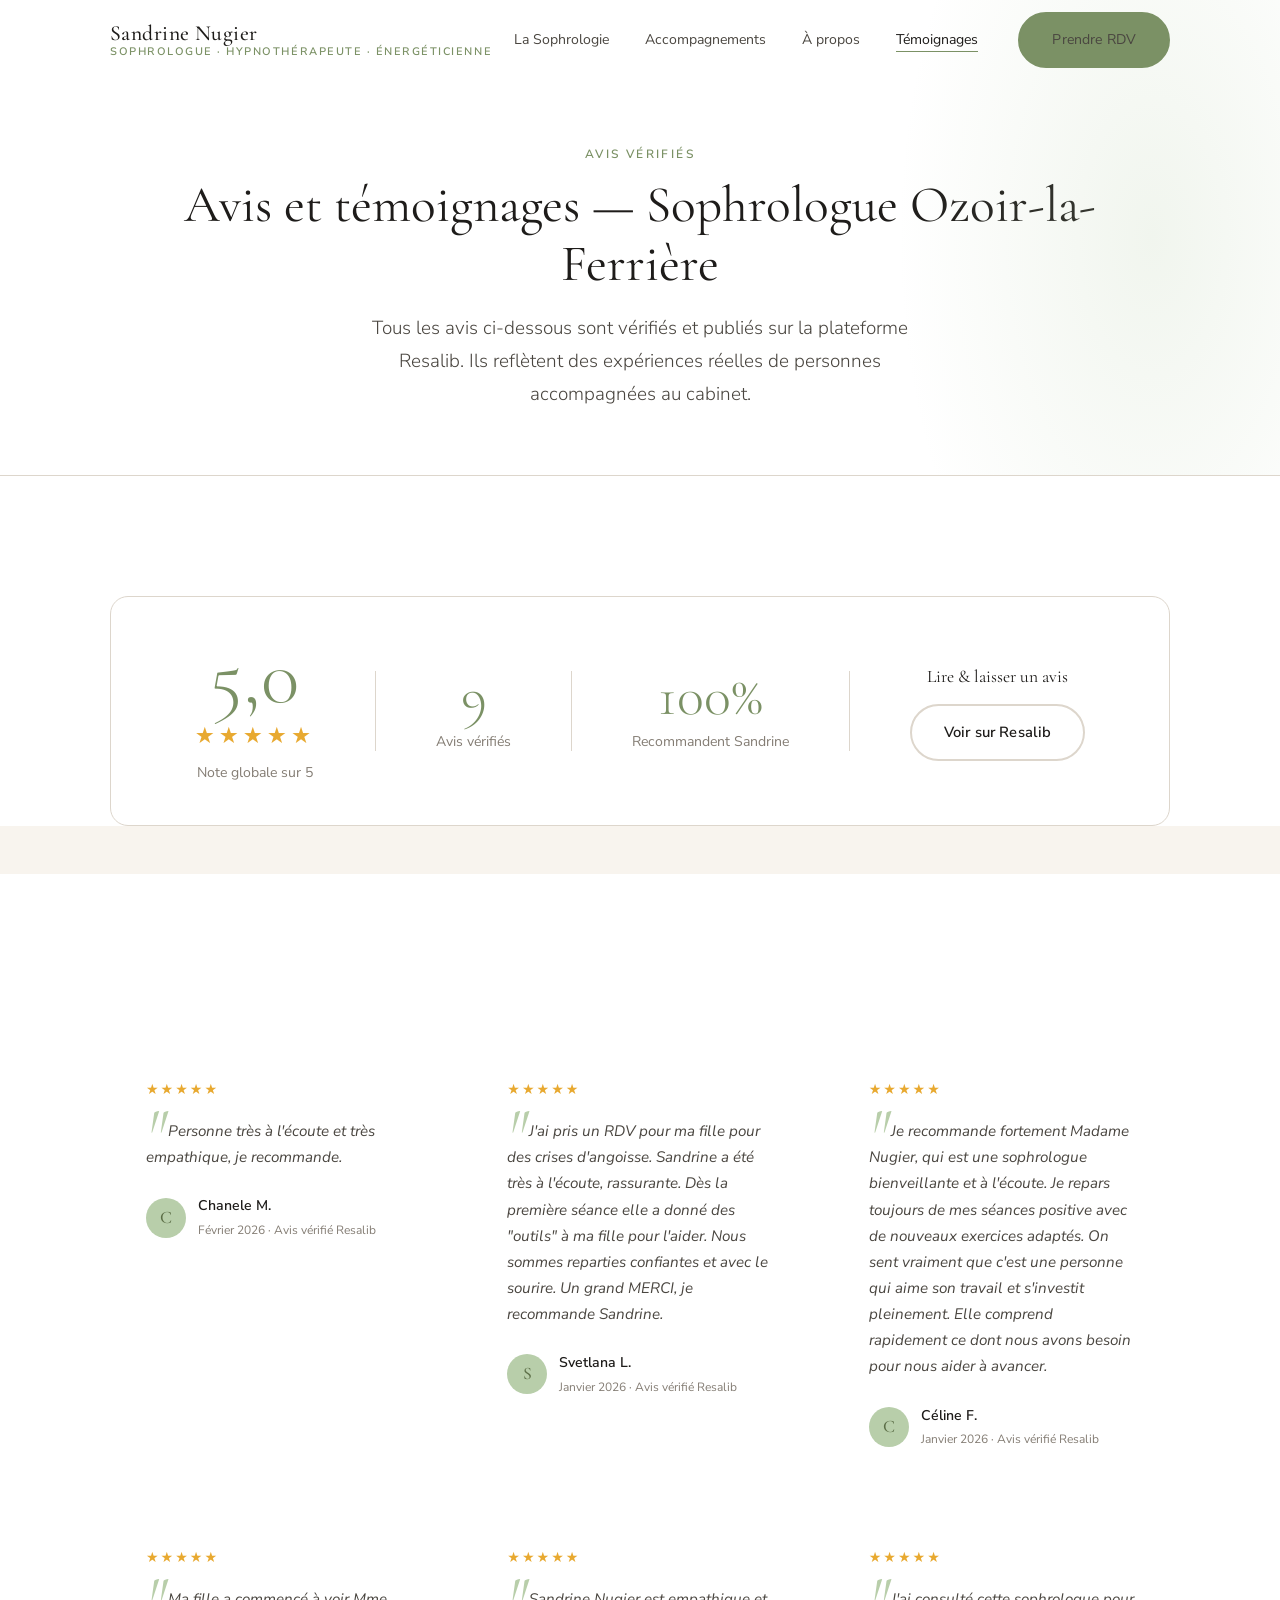
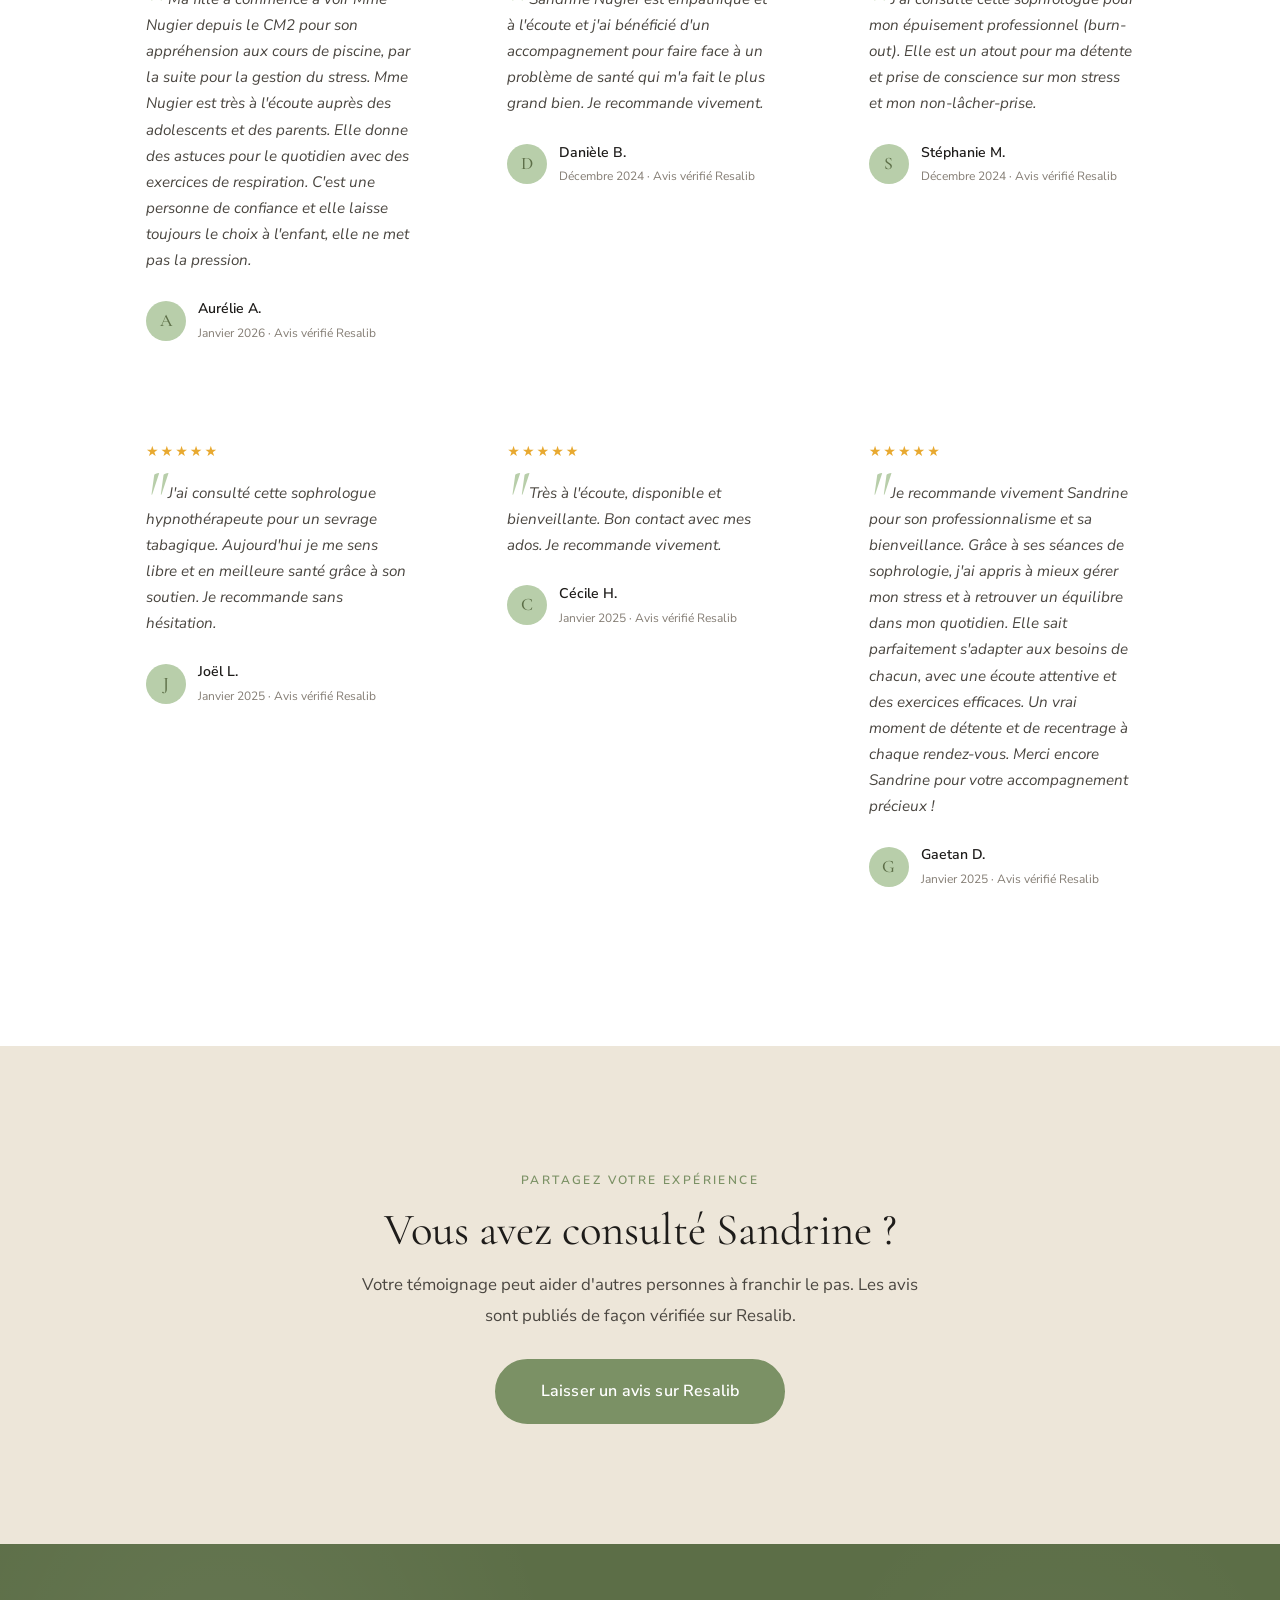
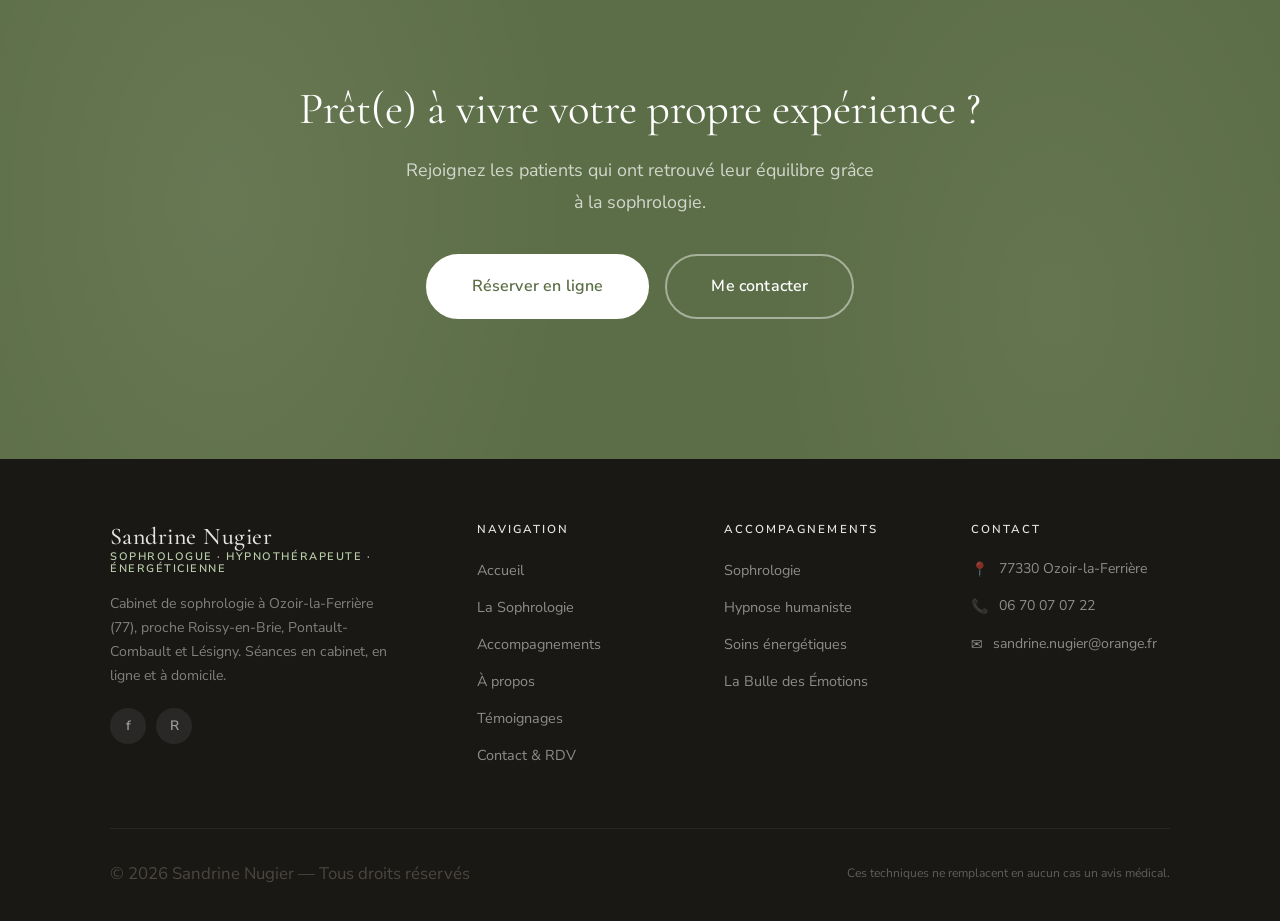
<file: temoignages.html>
<!DOCTYPE html>
<html lang="fr">
<head>
  <!-- Google tag (gtag.js) -->
  <script async src="https://www.googletagmanager.com/gtag/js?id=G-BDQ49QRZJS"></script>
  <script>
    window.dataLayer = window.dataLayer || [];
    function gtag(){dataLayer.push(arguments);}
    gtag('js', new Date());

    gtag('config', 'G-BDQ49QRZJS');
  </script>
  <meta charset="UTF-8">
  <meta name="viewport" content="width=device-width, initial-scale=1.0">
  <title>Avis Sophrologue Ozoir-la-Ferrière — Sandrine Nugier | 5★/5</title>
  <meta name="description" content="9 avis vérifiés, note 5★/5 sur Resalib. Témoignages de patients de Sandrine Nugier, sophrologue à Ozoir-la-Ferrière (77). Stress, burn-out, enfants, arrêt du tabac.">
  <link rel="canonical" href="https://sandrinenugier.com/temoignages.html">
  <meta property="og:type" content="website">
  <meta property="og:title" content="Avis Sophrologue Ozoir-la-Ferrière — Sandrine Nugier 5★/5">
  <meta property="og:description" content="9 avis vérifiés, 100% de recommandation. Témoignages patients de Sandrine Nugier, sophrologue à Ozoir-la-Ferrière.">
  <meta property="og:url" content="https://sandrinenugier.com/temoignages.html">
  <meta property="og:image" content="https://www.resalib.fr/app/images/partners/100744.png">
  <meta property="og:locale" content="fr_FR">
  <meta name="geo.region" content="FR-77">
  <meta name="geo.placename" content="Ozoir-la-Ferrière">
  <link rel="preconnect" href="https://fonts.googleapis.com">
  <link rel="preconnect" href="https://fonts.gstatic.com" crossorigin>
  <link href="https://fonts.googleapis.com/css2?family=Cormorant+Garamond:ital,wght@0,300;0,400;0,500;0,600;1,300;1,400;1,500&family=Nunito+Sans:opsz,wght@6..12,300;6..12,400;6..12,600&display=swap" rel="stylesheet">
  <link rel="stylesheet" href="css/style.css">
  <script type="application/ld+json">
  {
    "@context": "https://schema.org",
    "@type": "BreadcrumbList",
    "itemListElement": [
      {"@type": "ListItem", "position": 1, "name": "Accueil", "item": "https://sandrinenugier.com/"},
      {"@type": "ListItem", "position": 2, "name": "Témoignages", "item": "https://sandrinenugier.com/temoignages.html"}
    ]
  }
  </script>
</head>
<body>

  <!-- ======== NAVIGATION ======== -->
  <nav class="nav scrolled" id="nav">
    <div class="nav-inner">
      <a href="index.html" class="nav-logo">
        <span class="nav-logo-name">Sandrine Nugier</span>
        <span class="nav-logo-title">Sophrologue · Hypnothérapeute · Énergéticienne</span>
      </a>
      <ul class="nav-links">
        <li><a href="sophrologie.html">La Sophrologie</a></li>
        <li><a href="accompagnements.html">Accompagnements</a></li>
        <li><a href="a-propos.html">À propos</a></li>
        <li><a href="temoignages.html">Témoignages</a></li>
        <li class="nav-cta"><a href="contact.html" class="btn btn-primary">Prendre RDV</a></li>
      </ul>
      <button class="nav-burger" aria-label="Ouvrir le menu">
        <span></span><span></span><span></span>
      </button>
    </div>
  </nav>

  <main>
  <!-- ======== PAGE HEADER ======== -->
  <header class="page-header">
    <div class="container">
      <span class="eyebrow">Avis vérifiés</span>
      <h1>Avis et témoignages — Sophrologue Ozoir-la-Ferrière</h1>
      <p class="lead">
        Tous les avis ci-dessous sont vérifiés et publiés sur la plateforme Resalib.
        Ils reflètent des expériences réelles de personnes accompagnées au cabinet.
      </p>
    </div>
  </header>

  <!-- ======== RATING SUMMARY ======== -->
  <section class="section section-white" style="padding-bottom:0">
    <div class="container">
      <div class="rating-summary fade-in">
        <div style="text-align:center">
          <div class="rating-big">5,0</div>
          <div class="rating-stars-big">★★★★★</div>
          <div class="rating-label">Note globale sur 5</div>
        </div>
        <div class="rating-divider"></div>
        <div style="text-align:center">
          <div class="rating-big" style="font-size:3.5rem">9</div>
          <div style="font-size:0.88rem; color:var(--text-light); margin-top:6px">Avis vérifiés</div>
        </div>
        <div class="rating-divider"></div>
        <div style="text-align:center">
          <div class="rating-big" style="font-size:3.5rem">100%</div>
          <div style="font-size:0.88rem; color:var(--text-light); margin-top:6px">Recommandent Sandrine</div>
        </div>
        <div class="rating-divider"></div>
        <div style="text-align:center">
          <div style="font-family:var(--font-serif); font-size:1.1rem; color:var(--text-dark); margin-bottom:12px">Lire &amp; laisser un avis</div>
          <a href="https://www.resalib.fr/praticien/100744-sandrine-nugier-sophrologue-ozoir-la-ferriere" target="_blank" rel="noopener" class="btn btn-outline">Voir sur Resalib</a>
        </div>
      </div>
    </div>
  </section>

  <!-- ======== ALL TESTIMONIALS ======== -->
  <section class="section section-white">
    <div class="container">
      <div class="testimonials-grid">

        <!-- Avis 1 -->
        <div class="testimonial-card fade-in">
          <div class="testimonial-stars">★★★★★</div>
          <p class="testimonial-text">
            <span class="testimonial-quote">"</span>Personne très à l'écoute et très empathique, je recommande.
          </p>
          <div class="testimonial-author">
            <div class="testimonial-avatar">C</div>
            <div>
              <div class="testimonial-name">Chanele M.</div>
              <div class="testimonial-date">Février 2026 · Avis vérifié Resalib</div>
            </div>
          </div>
        </div>

        <!-- Avis 2 -->
        <div class="testimonial-card fade-in delay-1">
          <div class="testimonial-stars">★★★★★</div>
          <p class="testimonial-text">
            <span class="testimonial-quote">"</span>J'ai pris un RDV pour ma fille pour des crises d'angoisse.
            Sandrine a été très à l'écoute, rassurante. Dès la première séance elle a donné des
            "outils" à ma fille pour l'aider. Nous sommes reparties confiantes et avec le sourire.
            Un grand MERCI, je recommande Sandrine.
          </p>
          <div class="testimonial-author">
            <div class="testimonial-avatar">S</div>
            <div>
              <div class="testimonial-name">Svetlana L.</div>
              <div class="testimonial-date">Janvier 2026 · Avis vérifié Resalib</div>
            </div>
          </div>
        </div>

        <!-- Avis 3 -->
        <div class="testimonial-card fade-in delay-2">
          <div class="testimonial-stars">★★★★★</div>
          <p class="testimonial-text">
            <span class="testimonial-quote">"</span>Je recommande fortement Madame Nugier, qui est une sophrologue
            bienveillante et à l'écoute. Je repars toujours de mes séances positive avec de nouveaux
            exercices adaptés. On sent vraiment que c'est une personne qui aime son travail et s'investit
            pleinement. Elle comprend rapidement ce dont nous avons besoin pour nous aider à avancer.
          </p>
          <div class="testimonial-author">
            <div class="testimonial-avatar">C</div>
            <div>
              <div class="testimonial-name">Céline F.</div>
              <div class="testimonial-date">Janvier 2026 · Avis vérifié Resalib</div>
            </div>
          </div>
        </div>

        <!-- Avis 4 -->
        <div class="testimonial-card fade-in">
          <div class="testimonial-stars">★★★★★</div>
          <p class="testimonial-text">
            <span class="testimonial-quote">"</span>Ma fille a commencé à voir Mme Nugier depuis le CM2 pour son
            appréhension aux cours de piscine, par la suite pour la gestion du stress. Mme Nugier est très
            à l'écoute auprès des adolescents et des parents. Elle donne des astuces pour le quotidien avec
            des exercices de respiration. C'est une personne de confiance et elle laisse toujours le choix
            à l'enfant, elle ne met pas la pression.
          </p>
          <div class="testimonial-author">
            <div class="testimonial-avatar">A</div>
            <div>
              <div class="testimonial-name">Aurélie A.</div>
              <div class="testimonial-date">Janvier 2026 · Avis vérifié Resalib</div>
            </div>
          </div>
        </div>

        <!-- Avis 5 -->
        <div class="testimonial-card fade-in delay-1">
          <div class="testimonial-stars">★★★★★</div>
          <p class="testimonial-text">
            <span class="testimonial-quote">"</span>Sandrine Nugier est empathique et à l'écoute et j'ai bénéficié
            d'un accompagnement pour faire face à un problème de santé qui m'a fait le plus grand bien.
            Je recommande vivement.
          </p>
          <div class="testimonial-author">
            <div class="testimonial-avatar">D</div>
            <div>
              <div class="testimonial-name">Danièle B.</div>
              <div class="testimonial-date">Décembre 2024 · Avis vérifié Resalib</div>
            </div>
          </div>
        </div>

        <!-- Avis 6 -->
        <div class="testimonial-card fade-in delay-2">
          <div class="testimonial-stars">★★★★★</div>
          <p class="testimonial-text">
            <span class="testimonial-quote">"</span>J'ai consulté cette sophrologue pour mon épuisement professionnel
            (burn-out). Elle est un atout pour ma détente et prise de conscience sur mon stress et mon
            non-lâcher-prise.
          </p>
          <div class="testimonial-author">
            <div class="testimonial-avatar">S</div>
            <div>
              <div class="testimonial-name">Stéphanie M.</div>
              <div class="testimonial-date">Décembre 2024 · Avis vérifié Resalib</div>
            </div>
          </div>
        </div>

        <!-- Avis 7 -->
        <div class="testimonial-card fade-in">
          <div class="testimonial-stars">★★★★★</div>
          <p class="testimonial-text">
            <span class="testimonial-quote">"</span>J'ai consulté cette sophrologue hypnothérapeute pour un sevrage
            tabagique. Aujourd'hui je me sens libre et en meilleure santé grâce à son soutien.
            Je recommande sans hésitation.
          </p>
          <div class="testimonial-author">
            <div class="testimonial-avatar">J</div>
            <div>
              <div class="testimonial-name">Joël L.</div>
              <div class="testimonial-date">Janvier 2025 · Avis vérifié Resalib</div>
            </div>
          </div>
        </div>

        <!-- Avis 8 -->
        <div class="testimonial-card fade-in delay-1">
          <div class="testimonial-stars">★★★★★</div>
          <p class="testimonial-text">
            <span class="testimonial-quote">"</span>Très à l'écoute, disponible et bienveillante. Bon contact avec
            mes ados. Je recommande vivement.
          </p>
          <div class="testimonial-author">
            <div class="testimonial-avatar">C</div>
            <div>
              <div class="testimonial-name">Cécile H.</div>
              <div class="testimonial-date">Janvier 2025 · Avis vérifié Resalib</div>
            </div>
          </div>
        </div>

        <!-- Avis 9 -->
        <div class="testimonial-card fade-in delay-2">
          <div class="testimonial-stars">★★★★★</div>
          <p class="testimonial-text">
            <span class="testimonial-quote">"</span>Je recommande vivement Sandrine pour son professionnalisme et
            sa bienveillance. Grâce à ses séances de sophrologie, j'ai appris à mieux gérer mon stress et à
            retrouver un équilibre dans mon quotidien. Elle sait parfaitement s'adapter aux besoins de chacun,
            avec une écoute attentive et des exercices efficaces. Un vrai moment de détente et de recentrage
            à chaque rendez-vous. Merci encore Sandrine pour votre accompagnement précieux !
          </p>
          <div class="testimonial-author">
            <div class="testimonial-avatar">G</div>
            <div>
              <div class="testimonial-name">Gaetan D.</div>
              <div class="testimonial-date">Janvier 2025 · Avis vérifié Resalib</div>
            </div>
          </div>
        </div>

      </div>
    </div>
  </section>

  <!-- ======== LAISSER UN AVIS ======== -->
  <section class="section section-beige">
    <div class="container" style="max-width:680px; text-align:center">
      <span class="eyebrow fade-in">Partagez votre expérience</span>
      <h2 class="fade-in delay-1" style="margin-top:12px">Vous avez consulté Sandrine&nbsp;?</h2>
      <p class="fade-in delay-2" style="margin-top:14px">
        Votre témoignage peut aider d'autres personnes à franchir le pas.
        Les avis sont publiés de façon vérifiée sur Resalib.
      </p>
      <a href="https://www.resalib.fr/praticien/100744-sandrine-nugier-sophrologue-ozoir-la-ferriere" target="_blank" rel="noopener" class="btn btn-primary btn-lg fade-in delay-3" style="margin-top:28px">
        Laisser un avis sur Resalib
      </a>
    </div>
  </section>

  <!-- ======== CTA ======== -->
  <section class="cta-section">
    <div class="container" style="position:relative;z-index:1">
      <h2>Prêt(e) à vivre votre propre expérience&nbsp;?</h2>
      <p>Rejoignez les patients qui ont retrouvé leur équilibre grâce à la sophrologie.</p>
      <div class="cta-actions">
        <a href="https://www.resalib.fr/agenda/100744?src=profile" target="_blank" rel="noopener" class="btn btn-white btn-lg">Réserver en ligne</a>
        <a href="contact.html" class="btn btn-outline-white btn-lg">Me contacter</a>
      </div>
    </div>
  </section>

  </main>
  <!-- ======== FOOTER ======== -->
  <footer class="footer">
    <div class="container">
      <div class="footer-grid">
        <div class="footer-brand">
          <a href="index.html" class="nav-logo">
            <span class="nav-logo-name">Sandrine Nugier</span>
            <span class="nav-logo-title">Sophrologue · Hypnothérapeute · Énergéticienne</span>
          </a>
          <p class="footer-desc">Cabinet de sophrologie à Ozoir-la-Ferrière (77), proche Roissy-en-Brie, Pontault-Combault et Lésigny. Séances en cabinet, en ligne et à domicile.</p>
          <div class="footer-social" style="margin-top:20px">
            <a href="https://www.facebook.com/sandrine.nugier.sophrologie/" target="_blank" rel="noopener" aria-label="Facebook">f</a>
            <a href="https://www.resalib.fr/praticien/100744-sandrine-nugier-sophrologue-ozoir-la-ferriere" target="_blank" rel="noopener" aria-label="Resalib">R</a>
          </div>
        </div>
        <div class="footer-col">
          <h4>Navigation</h4>
          <ul>
            <li><a href="index.html">Accueil</a></li>
            <li><a href="sophrologie.html">La Sophrologie</a></li>
            <li><a href="accompagnements.html">Accompagnements</a></li>
            <li><a href="a-propos.html">À propos</a></li>
            <li><a href="temoignages.html">Témoignages</a></li>
            <li><a href="contact.html">Contact &amp; RDV</a></li>
          </ul>
        </div>
        <div class="footer-col">
          <h4>Accompagnements</h4>
          <ul>
            <li><a href="accompagnements.html#sophrologie">Sophrologie</a></li>
            <li><a href="accompagnements.html#hypnose">Hypnose humaniste</a></li>
            <li><a href="accompagnements.html#energetique">Soins énergétiques</a></li>
            <li><a href="accompagnements.html#enfants">La Bulle des Émotions</a></li>
          </ul>
        </div>
        <div class="footer-col">
          <h4>Contact</h4>
          <div class="footer-contact-item">
            <span class="footer-contact-icon">📍</span>
            <span>77330 Ozoir-la-Ferrière</span>
          </div>
          <div class="footer-contact-item">
            <span class="footer-contact-icon">📞</span>
            <a href="tel:+33670070722">06 70 07 07 22</a>
          </div>
          <div class="footer-contact-item">
            <span class="footer-contact-icon">✉️</span>
            <a href="mailto:sandrine.nugier@orange.fr">sandrine.nugier@orange.fr</a>
          </div>
        </div>
      </div>
      <div class="footer-bottom">
        <p>© 2026 Sandrine Nugier — Tous droits réservés</p>
        <p style="color:rgba(255,255,255,0.3); font-size:0.76rem">Ces techniques ne remplacent en aucun cas un avis médical.</p>
      </div>
    </div>
  </footer>

  <script src="js/main.js"></script>
</body>
</html>
</file>
<file: css/style.css>
/* ========================================
   GOOGLE FONTS
======================================== */
@import url('https://fonts.googleapis.com/css2?family=Cormorant+Garamond:ital,wght@0,300;0,400;0,500;0,600;1,300;1,400;1,500&family=Nunito+Sans:opsz,wght@6..12,300;6..12,400;6..12,600&display=swap');

/* ========================================
   CSS VARIABLES
======================================== */
:root {
  --cream:       #F8F4EE;
  --beige:       #EDE6D9;
  --sage:        #7B9165;
  --sage-light:  #B8CEAA;
  --sage-dark:   #5C6E47;
  --warm:        #C4A882;
  --text-dark:   #1E1C1A;
  --text-mid:    #4A4640;
  --text-light:  #847D74;
  --white:       #FFFFFF;
  --border:      #DDD6CC;
  --gold:        #E8A930;

  --font-serif:  'Cormorant Garamond', Georgia, serif;
  --font-sans:   'Nunito Sans', system-ui, sans-serif;

  --nav-h:     80px;
  --max-w:     1180px;
  --pad-x:     clamp(20px, 5vw, 60px);

  --ease:      cubic-bezier(0.4, 0, 0.2, 1);
  --dur:       0.35s;

  --shadow:    0 4px 30px rgba(30, 28, 26, 0.08);
  --shadow-lg: 0 12px 60px rgba(30, 28, 26, 0.14);
  --r-sm:      8px;
  --r-md:      18px;
  --r-lg:      40px;
}

/* ========================================
   RESET & BASE
======================================== */
*, *::before, *::after { box-sizing: border-box; margin: 0; padding: 0; }
html { scroll-behavior: smooth; font-size: 16px; }
body {
  font-family: var(--font-sans);
  background: var(--cream);
  color: var(--text-dark);
  line-height: 1.7;
  -webkit-font-smoothing: antialiased;
  overflow-x: hidden;
}
img { max-width: 100%; height: auto; display: block; }
a { color: inherit; text-decoration: none; }
ul { list-style: none; }

/* ========================================
   TYPOGRAPHY
======================================== */
h1, h2, h3, h4 {
  font-family: var(--font-serif);
  font-weight: 400;
  line-height: 1.15;
  color: var(--text-dark);
}
h1 { font-size: clamp(2.6rem, 5.5vw, 4.8rem); }
h2 { font-size: clamp(1.9rem, 3.5vw, 3.2rem); }
h3 { font-size: clamp(1.35rem, 2.2vw, 1.9rem); }
h4 { font-size: 1.2rem; }

p { font-size: 1.05rem; color: var(--text-mid); line-height: 1.8; }

.eyebrow {
  font-family: var(--font-sans);
  font-size: 0.75rem;
  font-weight: 600;
  letter-spacing: 0.2em;
  text-transform: uppercase;
  color: var(--sage);
}
.lead {
  font-size: 1.18rem;
  font-weight: 300;
  color: var(--text-mid);
  line-height: 1.75;
}

/* ========================================
   LAYOUT UTILITIES
======================================== */
.container {
  max-width: var(--max-w);
  margin: 0 auto;
  padding: 0 var(--pad-x);
}
.section {
  padding: clamp(70px, 10vw, 120px) 0;
}
.text-center { text-align: center; }

/* ========================================
   BUTTONS
======================================== */
.btn {
  display: inline-flex;
  align-items: center;
  gap: 8px;
  padding: 14px 32px;
  border-radius: 100px;
  font-family: var(--font-sans);
  font-size: 0.92rem;
  font-weight: 600;
  cursor: pointer;
  transition: all var(--dur) var(--ease);
  border: 2px solid transparent;
  white-space: nowrap;
  letter-spacing: 0.01em;
}
.btn-primary {
  background: var(--sage);
  color: var(--white);
  border-color: var(--sage);
}
.btn-primary:hover {
  background: var(--sage-dark);
  border-color: var(--sage-dark);
  transform: translateY(-2px);
  box-shadow: 0 8px 24px rgba(123, 145, 101, 0.35);
}
.btn-outline {
  background: transparent;
  color: var(--text-dark);
  border-color: var(--border);
}
.btn-outline:hover {
  background: var(--white);
  border-color: var(--text-dark);
  transform: translateY(-2px);
}
.btn-lg { padding: 17px 44px; font-size: 1rem; }
.btn-white {
  background: var(--white);
  color: var(--sage-dark);
  border-color: var(--white);
}
.btn-white:hover {
  background: var(--cream);
  transform: translateY(-2px);
  box-shadow: 0 8px 24px rgba(0,0,0,0.18);
}
.btn-outline-white {
  background: transparent;
  color: var(--white);
  border-color: rgba(255,255,255,0.45);
}
.btn-outline-white:hover {
  background: rgba(255,255,255,0.1);
  border-color: var(--white);
}

/* ========================================
   NAVIGATION
======================================== */
.nav {
  position: fixed;
  top: 0; left: 0; right: 0;
  z-index: 1000;
  height: var(--nav-h);
  display: flex;
  align-items: center;
  transition: background var(--dur) var(--ease), box-shadow var(--dur) var(--ease);
}
.nav.scrolled {
  background: rgba(248, 244, 238, 0.96);
  backdrop-filter: blur(20px);
  -webkit-backdrop-filter: blur(20px);
  box-shadow: 0 1px 0 var(--border);
}
.nav-inner {
  width: 100%;
  max-width: var(--max-w);
  margin: 0 auto;
  padding: 0 var(--pad-x);
  display: flex;
  align-items: center;
  justify-content: space-between;
}
.nav-logo {
  display: flex;
  flex-direction: column;
  line-height: 1.15;
}
.nav-logo-name {
  font-family: var(--font-serif);
  font-size: 1.35rem;
  font-weight: 500;
  color: var(--text-dark);
  letter-spacing: 0.02em;
}
.nav-logo-title {
  font-size: 0.68rem;
  font-weight: 600;
  letter-spacing: 0.14em;
  text-transform: uppercase;
  color: var(--sage);
}
.nav-links {
  display: flex;
  align-items: center;
  gap: 36px;
}
.nav-links a {
  font-size: 0.88rem;
  font-weight: 400;
  color: var(--text-mid);
  position: relative;
  transition: color var(--dur) var(--ease);
}
.nav-links a:not(.btn)::after {
  content: '';
  position: absolute;
  bottom: -3px; left: 0;
  width: 0; height: 1px;
  background: var(--sage);
  transition: width var(--dur) var(--ease);
}
.nav-links a:hover:not(.btn),
.nav-links a.active:not(.btn) { color: var(--text-dark); }
.nav-links a:hover:not(.btn)::after,
.nav-links a.active:not(.btn)::after { width: 100%; }
.nav-cta { margin-left: 4px; }

.nav-burger {
  display: none;
  flex-direction: column;
  gap: 5px;
  cursor: pointer;
  padding: 6px;
  background: none;
  border: none;
}
.nav-burger span {
  display: block;
  width: 24px; height: 2px;
  background: var(--text-dark);
  border-radius: 2px;
  transition: var(--dur) var(--ease);
}
.nav-burger.active span:nth-child(1) { transform: translateY(7px) rotate(45deg); }
.nav-burger.active span:nth-child(2) { opacity: 0; }
.nav-burger.active span:nth-child(3) { transform: translateY(-7px) rotate(-45deg); }

/* ========================================
   HERO — HOMEPAGE
======================================== */
.hero {
  min-height: 100vh;
  display: flex;
  align-items: center;
  position: relative;
  overflow: hidden;
  padding-top: var(--nav-h);
}
.hero-bg {
  position: absolute; inset: 0;
  background:
    radial-gradient(ellipse 65% 80% at 80% 50%, rgba(180, 206, 170, 0.22) 0%, transparent 70%),
    radial-gradient(ellipse 40% 55% at 15% 75%, rgba(196, 168, 130, 0.14) 0%, transparent 65%),
    var(--cream);
  z-index: 0;
}
.hero-inner {
  position: relative;
  z-index: 1;
  display: grid;
  grid-template-columns: 1.1fr 1fr;
  gap: 80px;
  align-items: center;
  width: 100%;
  max-width: var(--max-w);
  margin: 0 auto;
  padding: 60px var(--pad-x);
}
.hero-eyebrow {
  display: inline-flex;
  align-items: center;
  gap: 12px;
  margin-bottom: 28px;
}
.hero-eyebrow::before {
  content: '';
  display: block;
  width: 32px; height: 1px;
  background: var(--sage);
}
.hero h1 {
  font-weight: 400;
  line-height: 1.08;
  margin-bottom: 22px;
}
.hero h1 em {
  font-style: italic;
  color: var(--sage-dark);
}
.hero-desc {
  font-size: 1.12rem;
  color: var(--text-mid);
  margin-bottom: 36px;
  line-height: 1.75;
  max-width: 520px;
}
.hero-actions {
  display: flex;
  gap: 14px;
  flex-wrap: wrap;
}
.hero-tags {
  display: flex;
  flex-wrap: wrap;
  gap: 10px;
  margin-top: 44px;
}
.tag {
  display: inline-flex;
  align-items: center;
  padding: 6px 14px;
  background: var(--white);
  border: 1px solid var(--border);
  border-radius: 100px;
  font-size: 0.8rem;
  color: var(--text-mid);
}

/* Hero Visual */
.hero-visual {
  display: flex;
  justify-content: flex-end;
  align-items: center;
}
.hero-photo-wrap {
  position: relative;
  width: 100%;
  max-width: 440px;
}
.hero-photo-bg {
  position: absolute;
  inset: 24px -24px -24px 24px;
  background: var(--sage-light);
  border-radius: var(--r-lg);
  opacity: 0.35;
}
.hero-photo {
  position: relative;
  border-radius: var(--r-lg);
  overflow: hidden;
  aspect-ratio: 4/5;
  box-shadow: var(--shadow-lg);
}
.hero-photo img {
  width: 100%;
  height: 100%;
  object-fit: cover;
  object-position: center top;
  transition: transform 0.8s var(--ease);
}
.hero-photo:hover img { transform: scale(1.03); }

.hero-badge {
  position: absolute;
  bottom: 32px; left: -32px;
  background: var(--white);
  border-radius: var(--r-md);
  padding: 16px 20px;
  box-shadow: var(--shadow);
  display: flex;
  align-items: center;
  gap: 12px;
  min-width: 190px;
}
.hero-badge-stars { color: var(--gold); font-size: 0.95rem; letter-spacing: 1px; }
.hero-badge-text { font-size: 0.82rem; color: var(--text-mid); line-height: 1.35; }
.hero-badge-text strong { display: block; color: var(--text-dark); font-weight: 600; font-size: 0.9rem; }

/* ========================================
   INTRO SECTION
======================================== */
.section-white { background: var(--white); }
.section-beige { background: var(--beige); }
.section-sage { background: var(--sage-dark); }

.intro-grid {
  display: grid;
  grid-template-columns: 1fr 1.25fr;
  gap: 80px;
  align-items: center;
}
.intro-visual { position: relative; }
.intro-img {
  border-radius: var(--r-lg);
  overflow: hidden;
  aspect-ratio: 4/3.2;
}
.intro-img img { width: 100%; height: 100%; object-fit: cover; }
.intro-blob {
  position: absolute;
  border-radius: 50%;
  z-index: -1;
}
.intro-blob-1 {
  top: -28px; right: -28px;
  width: 130px; height: 130px;
  background: var(--sage-light);
  opacity: 0.45;
}
.intro-blob-2 {
  bottom: -18px; left: -18px;
  width: 90px; height: 90px;
  background: var(--beige);
  opacity: 0.9;
}
.intro-content .eyebrow { margin-bottom: 14px; display: block; }
.intro-content h2 { margin-bottom: 20px; }
.intro-content p { margin-bottom: 18px; }

.intro-stats {
  display: flex;
  gap: 36px;
  margin-top: 36px;
  padding-top: 32px;
  border-top: 1px solid var(--border);
}
.stat-num {
  font-family: var(--font-serif);
  font-size: 2.4rem;
  font-weight: 500;
  color: var(--sage);
  line-height: 1;
}
.stat-label {
  font-size: 0.82rem;
  color: var(--text-light);
  margin-top: 4px;
}

/* ========================================
   SERVICES GRID
======================================== */
.services-grid {
  display: grid;
  grid-template-columns: repeat(2, 1fr);
  gap: 24px;
  margin-top: 48px;
}
.service-card {
  background: var(--white);
  border-radius: var(--r-md);
  padding: 40px;
  border: 1px solid var(--border);
  transition: all var(--dur) var(--ease);
  position: relative;
  overflow: hidden;
}
.service-card::before {
  content: '';
  position: absolute;
  top: 0; left: 0; right: 0;
  height: 3px;
  background: linear-gradient(90deg, var(--sage), var(--sage-light));
  transform: scaleX(0);
  transform-origin: left;
  transition: transform var(--dur) var(--ease);
}
.service-card:hover {
  transform: translateY(-6px);
  box-shadow: var(--shadow-lg);
  border-color: transparent;
}
.service-card:hover::before { transform: scaleX(1); }

.service-icon {
  width: 52px; height: 52px;
  background: var(--cream);
  border-radius: var(--r-sm);
  display: flex;
  align-items: center;
  justify-content: center;
  margin-bottom: 22px;
  font-size: 1.6rem;
}
.service-card h3 { font-size: 1.5rem; margin-bottom: 12px; }
.service-card p { font-size: 0.95rem; margin-bottom: 20px; line-height: 1.7; }
.service-tags { display: flex; flex-wrap: wrap; gap: 8px; }
.service-tag {
  font-size: 0.78rem;
  padding: 4px 12px;
  background: var(--cream);
  border-radius: 100px;
  color: var(--text-mid);
}
.service-link {
  display: inline-flex;
  align-items: center;
  gap: 6px;
  margin-top: 22px;
  font-size: 0.88rem;
  font-weight: 600;
  color: var(--sage);
  transition: gap var(--dur) var(--ease);
}
.service-link:hover { gap: 10px; }

/* ========================================
   TESTIMONIALS
======================================== */
.testimonials-grid {
  display: grid;
  grid-template-columns: repeat(3, 1fr);
  gap: 24px;
  margin-top: 48px;
}
.testimonial-card {
  background: var(--white);
  border-radius: var(--r-md);
  padding: 36px;
  position: relative;
  transition: transform var(--dur) var(--ease), box-shadow var(--dur) var(--ease);
}
.testimonial-card:hover {
  transform: translateY(-4px);
  box-shadow: var(--shadow);
}
.testimonial-stars {
  color: var(--gold);
  font-size: 0.88rem;
  letter-spacing: 2px;
  margin-bottom: 16px;
}
.testimonial-text {
  font-size: 0.95rem;
  color: var(--text-mid);
  line-height: 1.72;
  font-style: italic;
  margin-bottom: 24px;
  position: relative;
}
.testimonial-quote {
  font-family: var(--font-serif);
  font-size: 4rem;
  color: var(--sage-light);
  line-height: 0;
  vertical-align: -1rem;
  margin-right: 2px;
}
.testimonial-author { display: flex; align-items: center; gap: 12px; }
.testimonial-avatar {
  width: 40px; height: 40px;
  border-radius: 50%;
  background: var(--sage-light);
  display: flex;
  align-items: center;
  justify-content: center;
  font-family: var(--font-serif);
  font-size: 1.1rem;
  color: var(--sage-dark);
  font-weight: 500;
  flex-shrink: 0;
}
.testimonial-name { font-weight: 600; font-size: 0.88rem; color: var(--text-dark); }
.testimonial-date { font-size: 0.75rem; color: var(--text-light); margin-top: 2px; }

/* Rating summary */
.rating-summary {
  background: var(--white);
  border-radius: var(--r-md);
  padding: 40px;
  border: 1px solid var(--border);
  margin-bottom: 48px;
  display: flex;
  align-items: center;
  justify-content: center;
  gap: 60px;
  flex-wrap: wrap;
}
.rating-big {
  font-family: var(--font-serif);
  font-size: 5rem;
  font-weight: 300;
  color: var(--sage);
  line-height: 1;
}
.rating-stars-big { font-size: 1.4rem; color: var(--gold); letter-spacing: 4px; }
.rating-label { font-size: 0.88rem; color: var(--text-light); margin-top: 6px; }
.rating-divider { width: 1px; height: 80px; background: var(--border); }

/* ========================================
   CTA SECTION
======================================== */
.cta-section {
  background: var(--sage-dark);
  color: var(--white);
  text-align: center;
  padding: clamp(80px, 12vw, 140px) 0;
  position: relative;
  overflow: hidden;
}
.cta-section::before {
  content: '';
  position: absolute;
  top: -60%; left: -10%;
  width: 55%; height: 220%;
  background: radial-gradient(ellipse at center, rgba(255,255,255,0.07) 0%, transparent 70%);
  pointer-events: none;
}
.cta-section::after {
  content: '';
  position: absolute;
  bottom: -60%; right: -5%;
  width: 45%; height: 180%;
  background: radial-gradient(ellipse at center, rgba(255,255,255,0.05) 0%, transparent 70%);
  pointer-events: none;
}
.cta-section h2 { color: var(--white); margin-bottom: 18px; }
.cta-section > .container > p { color: rgba(255,255,255,0.72); font-size: 1.12rem; max-width: 480px; margin: 0 auto 36px; }
.cta-actions { display: flex; gap: 16px; justify-content: center; flex-wrap: wrap; }

/* ========================================
   FOOTER
======================================== */
.footer {
  background: #1A1815;
  color: rgba(255,255,255,0.55);
  padding: 64px 0 32px;
}
.footer-grid {
  display: grid;
  grid-template-columns: 1.6fr 1fr 1fr 1fr;
  gap: 48px;
  padding-bottom: 48px;
  border-bottom: 1px solid rgba(255,255,255,0.07);
}
.footer-brand .nav-logo-name { color: rgba(255,255,255,0.88); font-size: 1.5rem; }
.footer-brand .nav-logo-title { color: var(--sage-light); }
.footer-desc {
  font-size: 0.88rem;
  line-height: 1.7;
  color: rgba(255,255,255,0.45);
  margin-top: 16px;
  max-width: 280px;
}
.footer-col h4 {
  font-family: var(--font-sans);
  font-size: 0.72rem;
  font-weight: 600;
  letter-spacing: 0.18em;
  text-transform: uppercase;
  color: rgba(255,255,255,0.88);
  margin-bottom: 20px;
}
.footer-col ul li { margin-bottom: 10px; }
.footer-col ul li a {
  font-size: 0.9rem;
  color: rgba(255,255,255,0.5);
  transition: color var(--dur) var(--ease);
}
.footer-col ul li a:hover { color: var(--white); }

.footer-contact-item {
  display: flex;
  align-items: flex-start;
  gap: 10px;
  margin-bottom: 13px;
  font-size: 0.88rem;
  color: rgba(255,255,255,0.5);
}
.footer-contact-icon { flex-shrink: 0; margin-top: 1px; }
.footer-contact-item a { color: rgba(255,255,255,0.5); transition: color var(--dur) var(--ease); }
.footer-contact-item a:hover { color: var(--white); }

.footer-bottom {
  display: flex;
  align-items: center;
  justify-content: space-between;
  padding-top: 30px;
  font-size: 0.8rem;
  gap: 16px;
  flex-wrap: wrap;
}
.footer-social { display: flex; gap: 10px; }
.footer-social a {
  width: 36px; height: 36px;
  border-radius: 50%;
  background: rgba(255,255,255,0.07);
  display: flex;
  align-items: center;
  justify-content: center;
  color: rgba(255,255,255,0.55);
  transition: all var(--dur) var(--ease);
  font-size: 0.85rem;
  font-weight: 600;
}
.footer-social a:hover { background: var(--sage); color: var(--white); }

/* ========================================
   PAGE HEADER (inner pages)
======================================== */
.page-header {
  padding: calc(var(--nav-h) + 64px) 0 64px;
  background: var(--white);
  text-align: center;
  border-bottom: 1px solid var(--border);
  position: relative;
  overflow: hidden;
}
.page-header::before {
  content: '';
  position: absolute;
  top: -50%; right: -10%;
  width: 40%; height: 200%;
  background: radial-gradient(ellipse at center, rgba(184, 206, 170, 0.2) 0%, transparent 70%);
  pointer-events: none;
}
.page-header .eyebrow { margin-bottom: 12px; display: block; }
.page-header h1 { font-size: clamp(2.2rem, 4vw, 3.6rem); }
.page-header .lead {
  max-width: 580px;
  margin: 18px auto 0;
}

/* ========================================
   SOPHROLOGIE PAGE
======================================== */
.content-block {
  display: grid;
  grid-template-columns: 1fr 1.3fr;
  gap: 64px;
  align-items: center;
  margin-bottom: 80px;
}
.content-block.reverse { direction: rtl; }
.content-block.reverse > * { direction: ltr; }
.content-img {
  border-radius: var(--r-lg);
  overflow: hidden;
  aspect-ratio: 4/3;
}
.content-img img { width: 100%; height: 100%; object-fit: cover; }
.content-text .eyebrow { margin-bottom: 12px; display: block; }
.content-text h2 { margin-bottom: 16px; }
.content-text h3 { margin-bottom: 10px; }
.content-text p { margin-bottom: 14px; }
.content-text ul {
  list-style: none;
  margin: 12px 0;
}
.content-text ul li {
  display: flex;
  align-items: flex-start;
  gap: 10px;
  padding: 8px 0;
  font-size: 0.97rem;
  color: var(--text-mid);
  border-bottom: 1px solid var(--border);
}
.content-text ul li:last-child { border-bottom: none; }
.content-text ul li::before {
  content: '✦';
  color: var(--sage);
  font-size: 0.6rem;
  flex-shrink: 0;
  margin-top: 6px;
}

.steps-list { margin: 24px 0; }
.step-item {
  display: grid;
  grid-template-columns: 48px 1fr;
  gap: 20px;
  margin-bottom: 28px;
  align-items: start;
}
.step-num {
  width: 48px; height: 48px;
  border-radius: 50%;
  background: var(--sage-light);
  display: flex;
  align-items: center;
  justify-content: center;
  font-family: var(--font-serif);
  font-size: 1.3rem;
  color: var(--sage-dark);
  flex-shrink: 0;
}
.step-text h4 { margin-bottom: 4px; font-size: 1.1rem; }
.step-text p { font-size: 0.93rem; }

/* FAQ */
.faq-list { margin-top: 48px; }
.faq-item { border-bottom: 1px solid var(--border); }
.faq-question {
  font-family: var(--font-serif);
  font-size: 1.25rem;
  cursor: pointer;
  display: flex;
  align-items: center;
  justify-content: space-between;
  gap: 20px;
  color: var(--text-dark);
  transition: color var(--dur) var(--ease);
  padding: 22px 0;
  width: 100%;
  background: none;
  border: none;
  text-align: left;
}
.faq-question:hover { color: var(--sage); }
.faq-chevron {
  width: 28px; height: 28px;
  border-radius: 50%;
  background: var(--beige);
  display: flex;
  align-items: center;
  justify-content: center;
  flex-shrink: 0;
  transition: transform var(--dur) var(--ease), background var(--dur) var(--ease);
  font-size: 0.8rem;
}
.faq-item.open .faq-chevron {
  transform: rotate(180deg);
  background: var(--sage-light);
}
.faq-answer {
  max-height: 0;
  overflow: hidden;
  transition: max-height 0.4s var(--ease);
}
.faq-answer-inner {
  padding-bottom: 22px;
  font-size: 0.97rem;
  color: var(--text-mid);
  line-height: 1.78;
}

/* ========================================
   ACCOMPAGNEMENTS PAGE
======================================== */
.accomp-card {
  background: var(--white);
  border-radius: var(--r-md);
  border: 1px solid var(--border);
  margin-bottom: 24px;
  overflow: hidden;
  transition: box-shadow var(--dur) var(--ease);
}
.accomp-card:hover { box-shadow: var(--shadow-lg); }
.accomp-card-header {
  display: grid;
  grid-template-columns: auto 1fr;
  gap: 24px;
  align-items: center;
  padding: 36px;
  background: var(--cream);
  border-bottom: 1px solid var(--border);
}
.accomp-icon {
  width: 64px; height: 64px;
  background: var(--white);
  border-radius: var(--r-md);
  display: flex;
  align-items: center;
  justify-content: center;
  font-size: 2rem;
  box-shadow: var(--shadow);
}
.accomp-meta .eyebrow { display: block; margin-bottom: 6px; }
.accomp-meta h3 { margin-bottom: 4px; }
.accomp-meta p { font-size: 0.92rem; color: var(--text-light); }
.accomp-body { padding: 36px; }
.accomp-body p { margin-bottom: 14px; }
.accomp-body h4 {
  font-family: var(--font-serif);
  font-size: 1.1rem;
  color: var(--text-dark);
  margin: 24px 0 10px;
}
.conditions-list {
  display: flex;
  flex-wrap: wrap;
  gap: 8px;
  margin: 12px 0 4px;
}
.condition-tag {
  display: inline-flex;
  align-items: center;
  padding: 5px 14px;
  background: var(--cream);
  border: 1px solid var(--border);
  border-radius: 100px;
  font-size: 0.8rem;
  color: var(--text-mid);
}

/* Target audience */
.audience-grid {
  display: grid;
  grid-template-columns: repeat(3, 1fr);
  gap: 20px;
  margin-top: 40px;
}
.audience-card {
  background: var(--white);
  border-radius: var(--r-md);
  padding: 32px 24px;
  text-align: center;
  border: 1px solid var(--border);
}
.audience-card .audience-emoji { font-size: 2.5rem; margin-bottom: 14px; display: block; }
.audience-card h4 { margin-bottom: 8px; font-size: 1.1rem; }
.audience-card p { font-size: 0.88rem; }

/* Modalities */
.modalities {
  display: flex;
  gap: 14px;
  flex-wrap: wrap;
  margin-top: 20px;
}
.modality-badge {
  display: flex;
  align-items: center;
  gap: 8px;
  padding: 10px 18px;
  background: var(--white);
  border: 1px solid var(--border);
  border-radius: 100px;
  font-size: 0.88rem;
  color: var(--text-mid);
}

/* ========================================
   À PROPOS PAGE
======================================== */
.about-hero-grid {
  display: grid;
  grid-template-columns: 1fr 1.3fr;
  gap: 72px;
  align-items: center;
  margin-bottom: 80px;
}
.about-photo {
  border-radius: var(--r-lg);
  overflow: hidden;
  aspect-ratio: 3/4;
  position: relative;
}
.about-photo img { width: 100%; height: 100%; object-fit: cover; object-position: center top; }
.about-photo-badge {
  position: absolute;
  bottom: 24px; right: 24px;
  background: var(--white);
  border-radius: var(--r-md);
  padding: 14px 18px;
  box-shadow: var(--shadow);
  text-align: center;
}
.about-photo-badge-num {
  font-family: var(--font-serif);
  font-size: 1.8rem;
  color: var(--sage);
  line-height: 1;
}
.about-photo-badge-label { font-size: 0.75rem; color: var(--text-light); margin-top: 2px; }

.about-values {
  display: grid;
  grid-template-columns: repeat(3, 1fr);
  gap: 20px;
  margin-top: 48px;
}
.value-card {
  background: var(--white);
  border-radius: var(--r-md);
  padding: 28px;
  border: 1px solid var(--border);
  text-align: center;
}
.value-emoji { font-size: 2rem; margin-bottom: 12px; display: block; }
.value-card h4 { font-size: 1rem; margin-bottom: 6px; }
.value-card p { font-size: 0.85rem; }

/* Timeline / formations */
.timeline {
  position: relative;
  padding-left: 36px;
  margin-top: 40px;
}
.timeline::before {
  content: '';
  position: absolute;
  left: 6px; top: 6px; bottom: 0;
  width: 1px;
  background: linear-gradient(to bottom, var(--sage), var(--sage-light), transparent);
}
.timeline-item {
  position: relative;
  padding-bottom: 36px;
}
.timeline-item::before {
  content: '';
  position: absolute;
  left: -33px; top: 7px;
  width: 10px; height: 10px;
  border-radius: 50%;
  background: var(--sage);
  border: 2px solid var(--white);
  box-shadow: 0 0 0 3px rgba(123, 145, 101, 0.3);
}
.timeline-year {
  font-size: 0.72rem;
  font-weight: 700;
  color: var(--sage);
  letter-spacing: 0.1em;
  margin-bottom: 4px;
  text-transform: uppercase;
}
.timeline-title {
  font-family: var(--font-serif);
  font-size: 1.12rem;
  color: var(--text-dark);
  margin-bottom: 3px;
  line-height: 1.3;
}
.timeline-sub {
  font-size: 0.85rem;
  color: var(--text-light);
  line-height: 1.4;
}

/* ========================================
   CONTACT PAGE
======================================== */
.contact-grid {
  display: grid;
  grid-template-columns: 1fr 1.5fr;
  gap: 64px;
  align-items: start;
}
.contact-detail {
  display: flex;
  align-items: flex-start;
  gap: 16px;
  margin-bottom: 24px;
}
.contact-detail-icon {
  width: 44px; height: 44px;
  border-radius: var(--r-sm);
  background: var(--sage-light);
  display: flex;
  align-items: center;
  justify-content: center;
  font-size: 1.2rem;
  flex-shrink: 0;
}
.contact-detail-label {
  font-size: 0.72rem;
  font-weight: 700;
  text-transform: uppercase;
  letter-spacing: 0.1em;
  color: var(--text-light);
  margin-bottom: 4px;
}
.contact-detail-value {
  font-size: 1rem;
  color: var(--text-dark);
}
.contact-detail-value a { color: var(--sage); transition: color var(--dur) var(--ease); }
.contact-detail-value a:hover { color: var(--sage-dark); }

.booking-card {
  background: var(--sage-dark);
  border-radius: var(--r-lg);
  padding: 48px 40px;
  color: var(--white);
  text-align: center;
  position: relative;
  overflow: hidden;
}
.booking-card::before {
  content: '';
  position: absolute;
  top: -40%; right: -20%;
  width: 70%; height: 140%;
  background: radial-gradient(ellipse, rgba(255,255,255,0.08) 0%, transparent 70%);
  pointer-events: none;
}
.booking-card h3 { color: var(--white); margin-bottom: 10px; font-size: 2rem; }
.booking-card p { color: rgba(255,255,255,0.75); margin-bottom: 28px; font-size: 0.97rem; }
.booking-card .price {
  font-family: var(--font-serif);
  font-size: 3.5rem;
  color: var(--white);
  line-height: 1;
  margin-bottom: 4px;
}
.booking-card .price-label { font-size: 0.88rem; color: rgba(255,255,255,0.6); margin-bottom: 28px; }
.booking-actions { display: flex; flex-direction: column; gap: 12px; align-items: center; }

.payment-icons {
  display: flex;
  gap: 10px;
  flex-wrap: wrap;
  margin-top: 16px;
}
.payment-icon {
  padding: 6px 14px;
  background: var(--cream);
  border-radius: 100px;
  font-size: 0.8rem;
  color: var(--text-mid);
  border: 1px solid var(--border);
}

.map-embed {
  border-radius: var(--r-md);
  overflow: hidden;
  margin-top: 48px;
  box-shadow: var(--shadow);
}
.map-embed iframe {
  width: 100%;
  height: 320px;
  border: none;
  display: block;
}

.info-box {
  background: var(--beige);
  border-radius: var(--r-md);
  padding: 24px;
  margin-top: 20px;
  border-left: 3px solid var(--sage);
}
.info-box p { font-size: 0.9rem; margin: 0; }

/* ========================================
   SCROLL ANIMATIONS
======================================== */
.fade-in {
  opacity: 0;
  transform: translateY(28px);
  transition: opacity 0.7s var(--ease), transform 0.7s var(--ease);
}
.fade-in.visible { opacity: 1; transform: translateY(0); }
.delay-1 { transition-delay: 0.1s; }
.delay-2 { transition-delay: 0.2s; }
.delay-3 { transition-delay: 0.3s; }
.delay-4 { transition-delay: 0.4s; }

/* ========================================
   RESPONSIVE
======================================== */
@media (max-width: 1024px) {
  .footer-grid { grid-template-columns: 1fr 1fr; gap: 36px; }
  .testimonials-grid { grid-template-columns: repeat(2, 1fr); }
  .about-values { grid-template-columns: repeat(3, 1fr); }
  .audience-grid { grid-template-columns: repeat(3, 1fr); }
}

@media (max-width: 768px) {
  .nav-links { display: none; }
  .nav-burger { display: flex; }
  .nav-links.open {
    display: flex;
    flex-direction: column;
    position: fixed;
    top: var(--nav-h);
    left: 0; right: 0; bottom: 0;
    background: var(--cream);
    padding: 48px var(--pad-x);
    gap: 22px;
    align-items: flex-start;
    z-index: 999;
    overflow-y: auto;
  }
  .nav-links.open .nav-cta { margin-left: 0; }
  .nav-links.open a { font-size: 1.2rem; }

  .hero-inner { grid-template-columns: 1fr; gap: 48px; text-align: center; }
  .hero-visual { order: -1; justify-content: center; }
  .hero-actions { justify-content: center; }
  .hero-tags { justify-content: center; }
  .hero-badge { left: 50%; transform: translateX(-50%); bottom: -24px; }
  .hero-photo-wrap { max-width: 300px; }

  .intro-grid,
  .content-block,
  .about-hero-grid,
  .contact-grid { grid-template-columns: 1fr; gap: 40px; }

  .content-block.reverse { direction: ltr; }

  .services-grid { grid-template-columns: 1fr; }
  .testimonials-grid { grid-template-columns: 1fr; }
  .about-values { grid-template-columns: repeat(2, 1fr); }
  .audience-grid { grid-template-columns: 1fr; }
  .footer-grid { grid-template-columns: 1fr; gap: 28px; }
  .footer-bottom { flex-direction: column; gap: 16px; text-align: center; }
  .rating-summary { gap: 24px; }
  .rating-divider { width: 80px; height: 1px; }
  .accomp-card-header { grid-template-columns: 1fr; gap: 16px; }
}

@media (max-width: 480px) {
  .hero h1 { font-size: 2.3rem; }
  .service-card { padding: 28px; }
  .testimonial-card { padding: 24px; }
  .booking-card { padding: 32px 24px; }
  .about-values { grid-template-columns: 1fr; }
}
</file>
